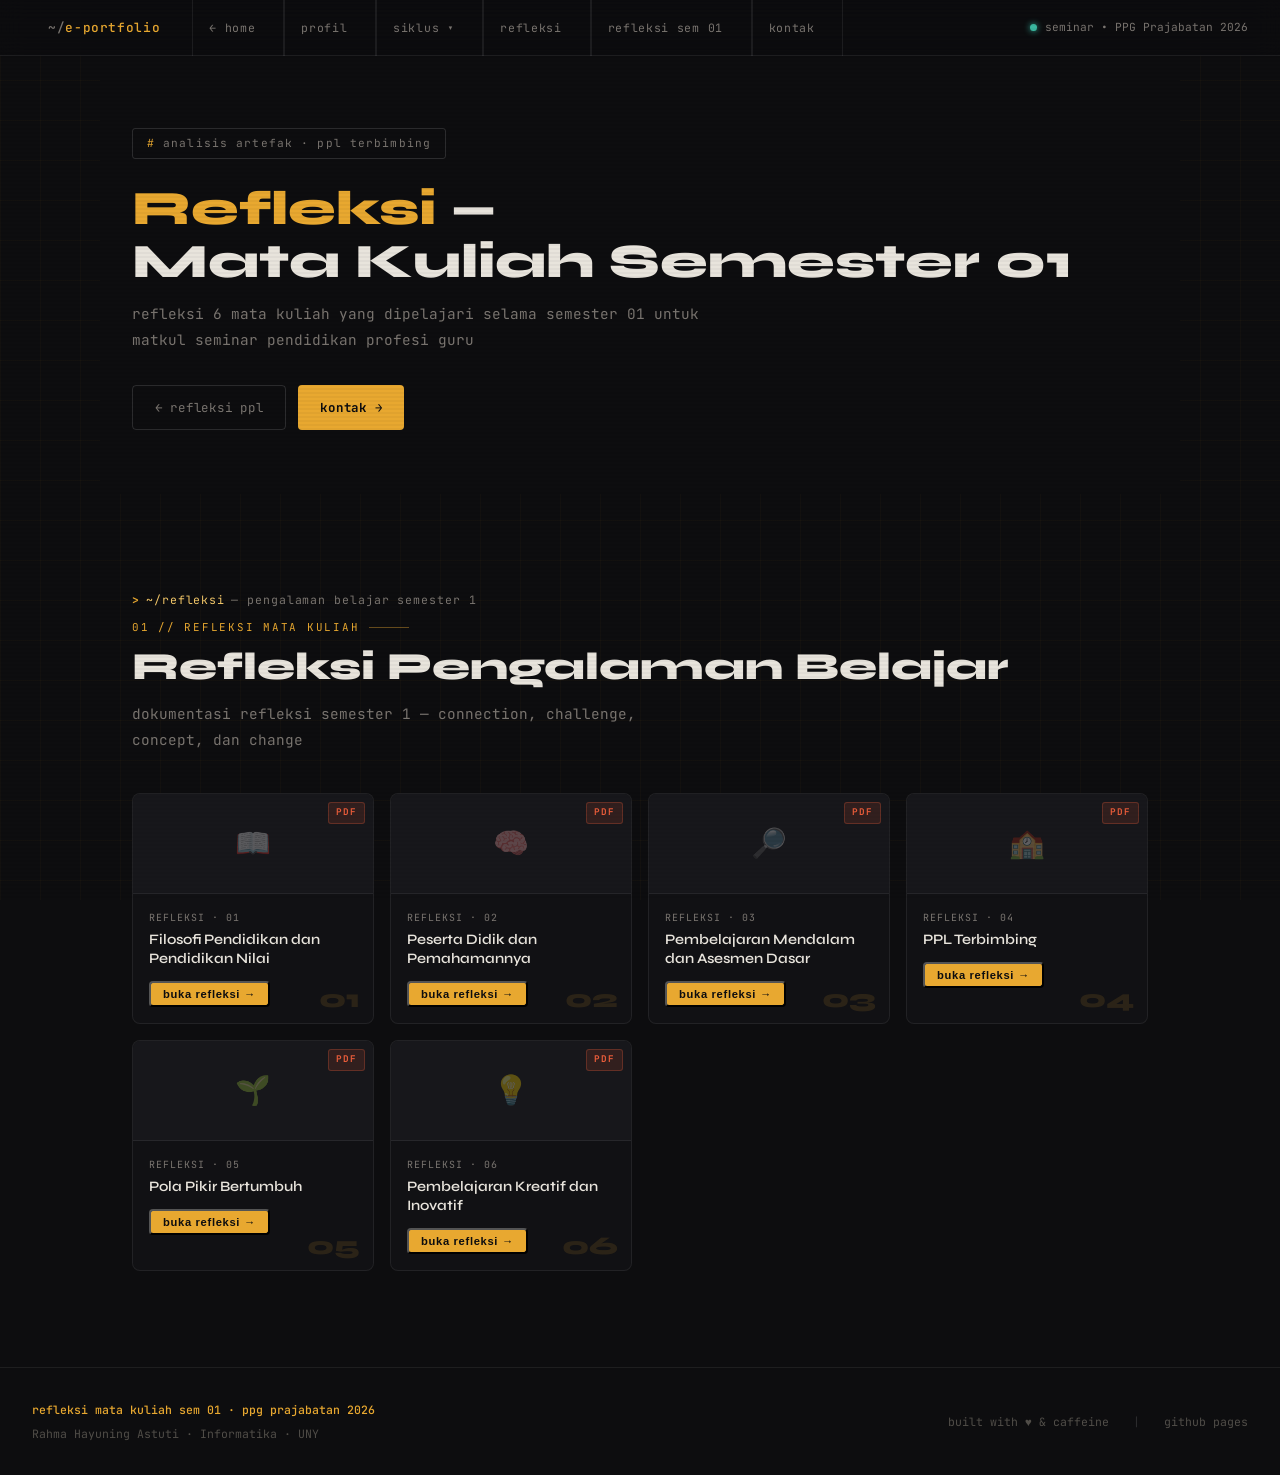
<file: refleksi-sem01.html>
<!DOCTYPE html>
<html lang="id">
<head>
<meta charset="UTF-8">
<meta name="viewport" content="width=device-width, initial-scale=1.0">
<title>E-Portfolio — Rahma Hayuning Astuti</title>
<link rel="stylesheet" href="shared.css">
</head>
<body data-page="index">
<div class="grid-bg"></div>

<nav>
  <div class="nav-logo">
    <span class="path">~/</span>e-portfolio
  </div>
<!-- 🔹 HAMBURGER -->
  <div class="menu-toggle" id="menu-toggle">☰</div>

  <ul class="nav-links">
    <li><a href="index.html">← home</a></li>
    <li><a href="index.html#profil">profil</a></li>

    <!-- DROPDOWN SIKLUS -->
    <li class="nav-dropdown" id="nav-dropdown-siklus">
      <span class="nav-dropdown-toggle">siklus ▾</span>
      <div class="nav-dropdown-menu">
        <a href="siklus1.html"><span class="dd-num">01</span> Siklus 1</a>
        <a href="siklus2.html"><span class="dd-num">02</span> Siklus 2</a>
        <a href="siklus3.html"><span class="dd-num">03</span> Siklus 3</a>
      </div>
    </li>

    <li><a href="refleksi.html">refleksi</a></li>
    <li><a href="refleksi-sem01.html">refleksi sem 01</a></li>
    <li><a href="index.html#kontak">kontak</a></li>
  </ul>
  <div class="nav-status">
    <div class="status-dot"></div>
    <span class="status-full">seminar • PPG Prajabatan 2026</span>
    <span class="status-short">seminar</span>
  </div>
</nav>

<div class="page-wrap">

<!-- HERO SIKLUS -->
<div style="background:var(--bg);padding:8rem 2rem 4rem;max-width:1080px;margin:0 auto;">
  <div style="display:inline-flex;align-items:center;gap:8px;font-size:0.7rem;color:var(--muted);border:1px solid var(--border2);padding:5px 14px;border-radius:3px;margin-bottom:1.5rem;letter-spacing:0.1em;"><span style="color:var(--amber)">#</span>analisis artefak · ppl terbimbing</div>
  <h1 style="font-family:var(--sans);font-size:clamp(2rem,4vw,3rem);font-weight:800;line-height:1.1;margin-bottom:0.8rem;">
    <span style="color:var(--amber);">Refleksi</span> —<br> Mata Kuliah Semester 01
  </h1>
  <p style="color:var(--muted);font-size:0.9rem;max-width:600px;line-height:1.8;margin-bottom:2rem;">refleksi 6 mata kuliah yang dipelajari selama semester 01 untuk matkul seminar pendidikan profesi guru</p>
  <div style="display:flex;gap:12px;flex-wrap:wrap;">
    <a href="refleksi.html" class="btn-ghost">← refleksi ppl</a>
    <a href="index.html#kontak" class="btn-primary">kontak →</a>
  </div>
</div>

<div class="page-wrap">



<!-- ARTEFAK -->
<section id="artefak" class="reveal">

  <div class="prompt">
    <span class="prompt-path">~/refleksi</span> — pengalaman belajar semester 1
  </div>

  <div class="sec-label">01 // refleksi mata kuliah</div>

  <h2>Refleksi Pengalaman Belajar</h2>

  <p class="lead">
    dokumentasi refleksi semester 1 — connection, challenge, concept, dan change
  </p>


  <!-- =====================================================
       CARD GRID
       ===================================================== -->

  <div class="media-grid" id="mediaGrid">


    <!-- =====================================================
         01 — FILOSOFI PENDIDIKAN
         ===================================================== -->

    <div class="media-card" data-cat="filosofi">

      <div class="media-thumb">
        <div class="media-thumb-icon">📖</div>
        <span class="media-type-badge badge-pdf">PDF</span>
      </div>

      <div class="media-info">

        <div class="media-cat">refleksi · 01</div>

        <div class="media-title">
          Filosofi Pendidikan dan Pendidikan Nilai
        </div>

        <button
          class="media-detail-btn"
          onclick="openModal('modal-filosofi')">
          buka refleksi →
        </button>

      </div>

    </div>


    <!-- =====================================================
         02 — PESERTA DIDIK
         ===================================================== -->

    <div class="media-card" data-cat="peserta-didik">

      <div class="media-thumb">
        <div class="media-thumb-icon">🧠</div>
        <span class="media-type-badge badge-pdf">PDF</span>
      </div>

      <div class="media-info">

        <div class="media-cat">refleksi · 02</div>

        <div class="media-title">
          Peserta Didik dan Pemahamannya
        </div>

        <button
          class="media-detail-btn"
          onclick="openModal('modal-peserta-didik')">
          buka refleksi →
        </button>

      </div>

    </div>


    <!-- =====================================================
         03 — PEMBELAJARAN MENDALAM
         ===================================================== -->

    <div class="media-card" data-cat="pembelajaran-mendalam">

      <div class="media-thumb">
        <div class="media-thumb-icon">🔎</div>
        <span class="media-type-badge badge-pdf">PDF</span>
      </div>

      <div class="media-info">

        <div class="media-cat">refleksi · 03</div>

        <div class="media-title">
          Pembelajaran Mendalam dan Asesmen Dasar
        </div>

        <button
          class="media-detail-btn"
          onclick="openModal('modal-mendalam')">
          buka refleksi →
        </button>

      </div>

    </div>


    <!-- =====================================================
         04 — PPL
         ===================================================== -->

    <div class="media-card" data-cat="ppl">

      <div class="media-thumb">
        <div class="media-thumb-icon">🏫</div>
        <span class="media-type-badge badge-pdf">PDF</span>
      </div>

      <div class="media-info">

        <div class="media-cat">refleksi · 04</div>

        <div class="media-title">
          PPL Terbimbing
        </div>

        <button
          class="media-detail-btn"
          onclick="openModal('modal-ppl')">
          buka refleksi →
        </button>

      </div>

    </div>


    <!-- =====================================================
         05 — GROWTH MINDSET
         ===================================================== -->

    <div class="media-card" data-cat="growth-mindset">

      <div class="media-thumb">
        <div class="media-thumb-icon">🌱</div>
        <span class="media-type-badge badge-pdf">PDF</span>
      </div>

      <div class="media-info">

        <div class="media-cat">refleksi · 05</div>

        <div class="media-title">
          Pola Pikir Bertumbuh
        </div>

        <button
          class="media-detail-btn"
          onclick="openModal('modal-growth')">
          buka refleksi →
        </button>

      </div>

    </div>


    <!-- =====================================================
         06 — PEMBELAJARAN KREATIF
         ===================================================== -->

    <div class="media-card" data-cat="pembelajaran-kreatif">

      <div class="media-thumb">
        <div class="media-thumb-icon">💡</div>
        <span class="media-type-badge badge-pdf">PDF</span>
      </div>

      <div class="media-info">

        <div class="media-cat">refleksi · 06</div>

        <div class="media-title">
          Pembelajaran Kreatif dan Inovatif
        </div>

        <button
          class="media-detail-btn"
          onclick="openModal('modal-kreatif')">
          buka refleksi →
        </button>

      </div>

    </div>

  </div>



  <!-- =====================================================
       MODAL 01 — FILOSOFI
       ===================================================== -->

  <div class="modal-overlay" id="modal-filosofi">

    <div class="modal-box">

      <div class="modal-header">

        <div class="modal-icon">📖</div>

        <div>
          <div class="modal-type">
            refleksi · semester 01
          </div>

          <div class="modal-title">
            Refleksi — Filosofi Pendidikan dan Pendidikan Nilai
          </div>
        </div>

        <button
          class="modal-close"
          onclick="closeModal('modal-filosofi')">
          ✕
        </button>

      </div>


      <div class="modal-body">

        <iframe
          src="https://drive.google.com/file/d/1ukkceC4iVkLgC-pnBDJxCPcDk2jEHJ6d/preview"
          width="100%"
          height="700"
          style="
            border:1px solid var(--border2);
            border-radius:8px;
            background:var(--bg3);
            margin-bottom:1rem;">
        </iframe>


        <div class="drive-preview">

          <div class="drive-icon">📄</div>

          <div class="drive-info">

            <div class="drive-name">
              LK 2 Refleksi – Filosofi Pendidikan dan Pendidikan Nilai
            </div>

            <div class="drive-meta">
              Semester 1 • PDF
            </div>

          </div>

          <a
            href="https://drive.google.com/file/d/1ukkceC4iVkLgC-pnBDJxCPcDk2jEHJ6d/view"
            target="_blank"
            class="btn-primary"
            style="font-size:.75rem;padding:8px 16px;">
            ↗ Buka di Drive
          </a>

        </div>

      </div>

    </div>

  </div>



  <!-- =====================================================
       MODAL 02 — PESERTA DIDIK
       ===================================================== -->

  <div class="modal-overlay" id="modal-peserta-didik">

    <div class="modal-box">

      <div class="modal-header">

        <div class="modal-icon">🧠</div>

        <div>
          <div class="modal-type">
            refleksi · semester 01
          </div>

          <div class="modal-title">
            Refleksi — Peserta Didik dan Pemahamannya
          </div>
        </div>

        <button
          class="modal-close"
          onclick="closeModal('modal-peserta-didik')">
          ✕
        </button>

      </div>


      <div class="modal-body">

        <iframe
          src="https://drive.google.com/file/d/194LyjFyhoiouozHWtWZirEPlHgH-OufL/preview"
          width="100%"
          height="700"
          style="
            border:1px solid var(--border2);
            border-radius:8px;
            background:var(--bg3);
            margin-bottom:1rem;">
        </iframe>


        <div class="drive-preview">

          <div class="drive-icon">📄</div>

          <div class="drive-info">

            <div class="drive-name">
              LK 2 Refleksi – Peserta Didik dan Pemahamannya
            </div>

            <div class="drive-meta">
              Semester 1 • PDF
            </div>

          </div>

          <a
            href="https://drive.google.com/file/d/194LyjFyhoiouozHWtWZirEPlHgH-OufL/view"
            target="_blank"
            class="btn-primary"
            style="font-size:.75rem;padding:8px 16px;">
            ↗ Buka di Drive
          </a>

        </div>

      </div>

    </div>

  </div>



  <!-- =====================================================
       MODAL 03 — PEMBELAJARAN MENDALAM
       ===================================================== -->

  <div class="modal-overlay" id="modal-mendalam">

    <div class="modal-box">

      <div class="modal-header">

        <div class="modal-icon">🔎</div>

        <div>
          <div class="modal-type">
            refleksi · semester 01
          </div>

          <div class="modal-title">
            Refleksi — Pembelajaran Mendalam dan Asesmen Dasar
          </div>
        </div>

        <button
          class="modal-close"
          onclick="closeModal('modal-mendalam')">
          ✕
        </button>

      </div>


      <div class="modal-body">

        <iframe
          src="https://drive.google.com/file/d/FILE_ID/preview"
          width="100%"
          height="700"
          style="
            border:1px solid var(--border2);
            border-radius:8px;
            background:var(--bg3);
            margin-bottom:1rem;">
        </iframe>


        <div class="drive-preview">

          <div class="drive-icon">📄</div>

          <div class="drive-info">

            <div class="drive-name">
              LK 2 Refleksi – Pembelajaran Mendalam dan Asesmen Dasar
            </div>

            <div class="drive-meta">
              Semester 1 • PDF
            </div>

          </div>

          <a
            href="https://drive.google.com/file/d/FILE_ID/view"
            target="_blank"
            class="btn-primary"
            style="font-size:.75rem;padding:8px 16px;">
            ↗ Buka di Drive
          </a>

        </div>

      </div>

    </div>

  </div>



  <!-- =====================================================
       MODAL 04 — PPL
       ===================================================== -->

  <div class="modal-overlay" id="modal-ppl">

    <div class="modal-box">

      <div class="modal-header">

        <div class="modal-icon">🏫</div>

        <div>
          <div class="modal-type">
            refleksi · semester 01
          </div>

          <div class="modal-title">
            Refleksi — PPL Terbimbing
          </div>
        </div>

        <button
          class="modal-close"
          onclick="closeModal('modal-ppl')">
          ✕
        </button>

      </div>


      <div class="modal-body">

        <iframe
          src="https://drive.google.com/file/d/FILE_ID/preview"
          width="100%"
          height="700"
          style="
            border:1px solid var(--border2);
            border-radius:8px;
            background:var(--bg3);
            margin-bottom:1rem;">
        </iframe>


        <div class="drive-preview">

          <div class="drive-icon">📄</div>

          <div class="drive-info">

            <div class="drive-name">
              LK 2 Refleksi – PPL Terbimbing
            </div>

            <div class="drive-meta">
              Semester 1 • PDF
            </div>

          </div>

          <a
            href="https://drive.google.com/file/d/FILE_ID/view"
            target="_blank"
            class="btn-primary"
            style="font-size:.75rem;padding:8px 16px;">
            ↗ Buka di Drive
          </a>

        </div>

      </div>

    </div>

  </div>



  <!-- =====================================================
       MODAL 05 — GROWTH MINDSET
       ===================================================== -->

  <div class="modal-overlay" id="modal-growth">

    <div class="modal-box">

      <div class="modal-header">

        <div class="modal-icon">🌱</div>

        <div>
          <div class="modal-type">
            refleksi · semester 01
          </div>

          <div class="modal-title">
            Refleksi — Pola Pikir Bertumbuh
          </div>
        </div>

        <button
          class="modal-close"
          onclick="closeModal('modal-growth')">
          ✕
        </button>

      </div>


      <div class="modal-body">

        <iframe
          src="https://drive.google.com/file/d/FILE_ID/preview"
          width="100%"
          height="700"
          style="
            border:1px solid var(--border2);
            border-radius:8px;
            background:var(--bg3);
            margin-bottom:1rem;">
        </iframe>


        <div class="drive-preview">

          <div class="drive-icon">📄</div>

          <div class="drive-info">

            <div class="drive-name">
              LK 2 Refleksi – Pola Pikir Bertumbuh
            </div>

            <div class="drive-meta">
              Semester 1 • PDF
            </div>

          </div>

          <a
            href="https://drive.google.com/file/d/FILE_ID/view"
            target="_blank"
            class="btn-primary"
            style="font-size:.75rem;padding:8px 16px;">
            ↗ Buka di Drive
          </a>

        </div>

      </div>

    </div>

  </div>



  <!-- =====================================================
       MODAL 06 — PEMBELAJARAN KREATIF
       ===================================================== -->

  <div class="modal-overlay" id="modal-kreatif">

    <div class="modal-box">

      <div class="modal-header">

        <div class="modal-icon">💡</div>

        <div>
          <div class="modal-type">
            refleksi · semester 01
          </div>

          <div class="modal-title">
            Refleksi — Pembelajaran Kreatif dan Inovatif
          </div>
        </div>

        <button
          class="modal-close"
          onclick="closeModal('modal-kreatif')">
          ✕
        </button>

      </div>


      <div class="modal-body">

        <iframe
          src="https://drive.google.com/file/d/FILE_ID/preview"
          width="100%"
          height="700"
          style="
            border:1px solid var(--border2);
            border-radius:8px;
            background:var(--bg3);
            margin-bottom:1rem;">
        </iframe>


        <div class="drive-preview">

          <div class="drive-icon">📄</div>

          <div class="drive-info">

            <div class="drive-name">
              LK 2 Refleksi – Pembelajaran Kreatif dan Inovatif
            </div>

            <div class="drive-meta">
              Semester 1 • PDF
            </div>

          </div>

          <a
            href="https://drive.google.com/file/d/FILE_ID/view"
            target="_blank"
            class="btn-primary"
            style="font-size:.75rem;padding:8px 16px;">
            ↗ Buka di Drive
          </a>

        </div>

      </div>

    </div>

  </div>

</section>


<footer>
  <div><div class="footer-logo">refleksi mata kuliah sem 01 · ppg prajabatan 2026</div><div style="margin-top:4px;">Rahma Hayuning Astuti · Informatika · UNY</div></div>
  <div class="footer-r"><span>built with ♥ &amp; caffeine</span><span style="color:var(--border2);">|</span><span>github pages</span></div>
</footer>

</div>
<script src="shared.js"></script>
</body>
</html>
</file>
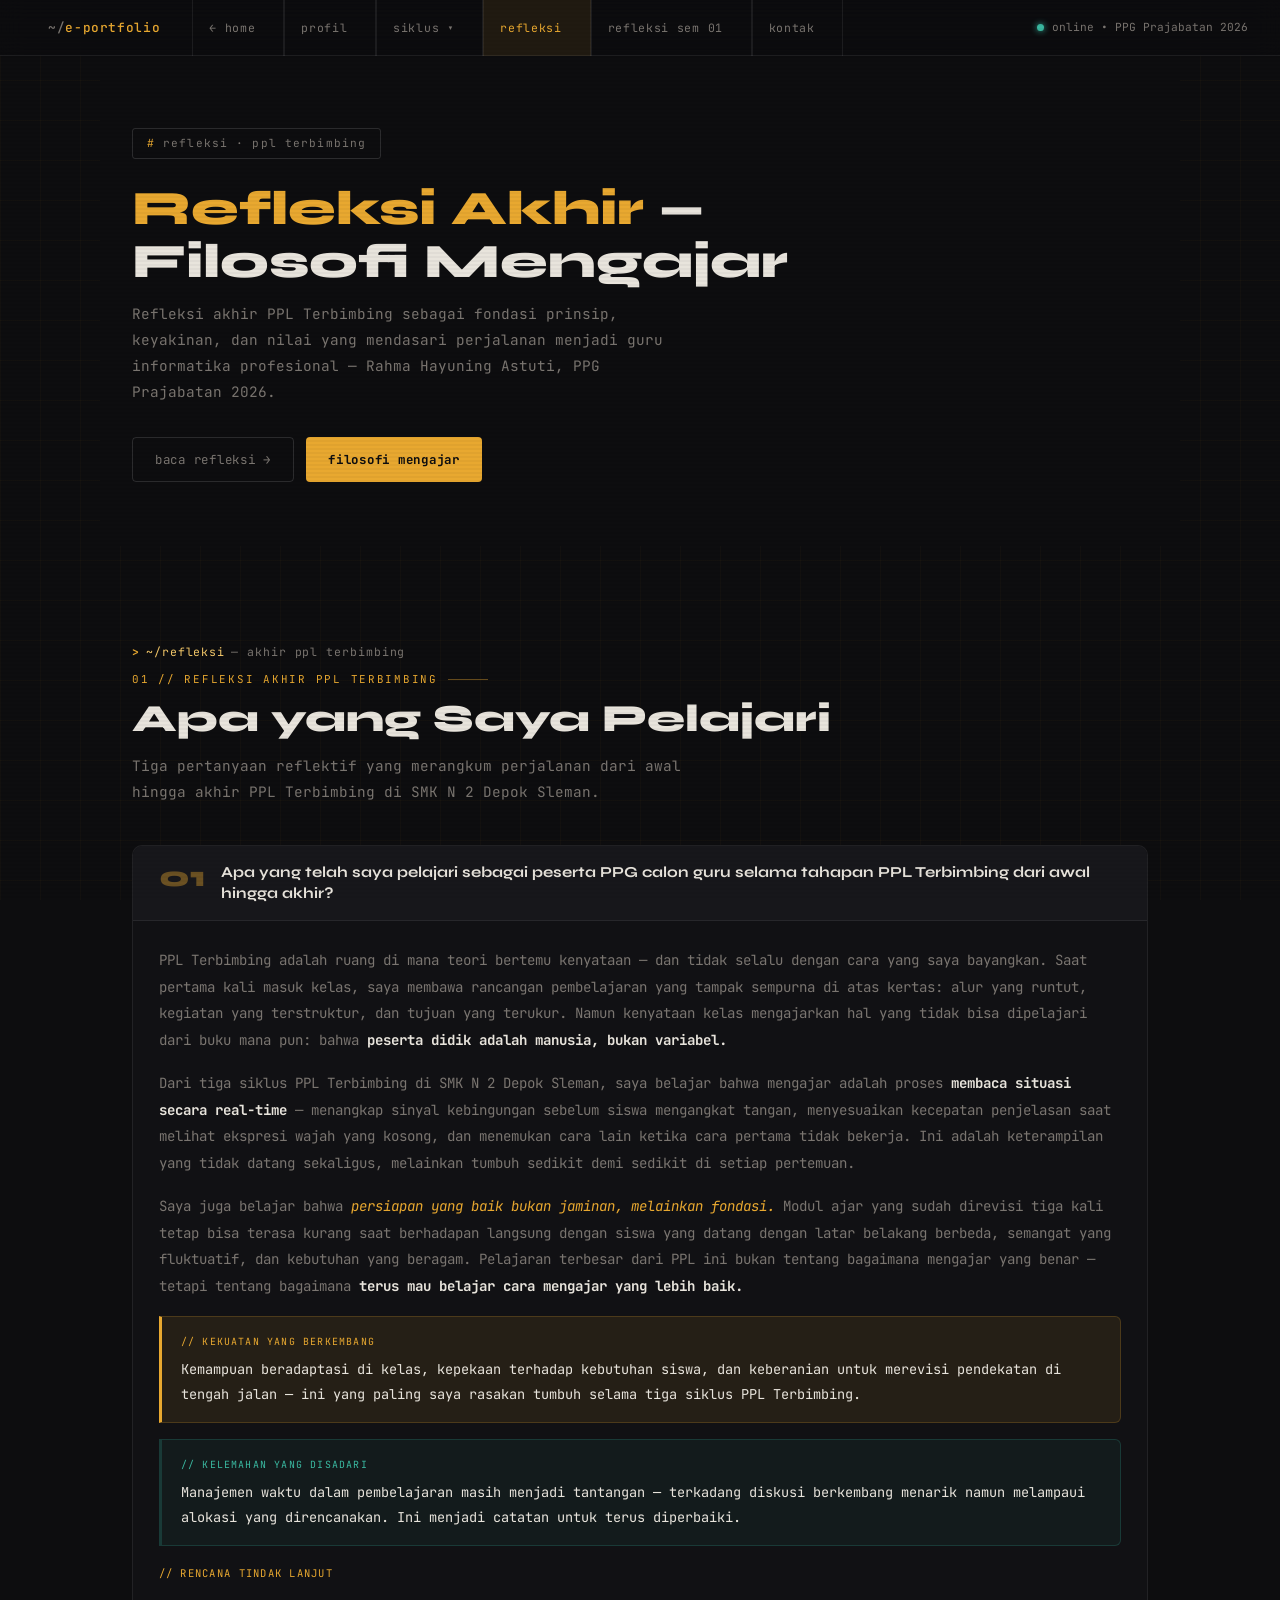
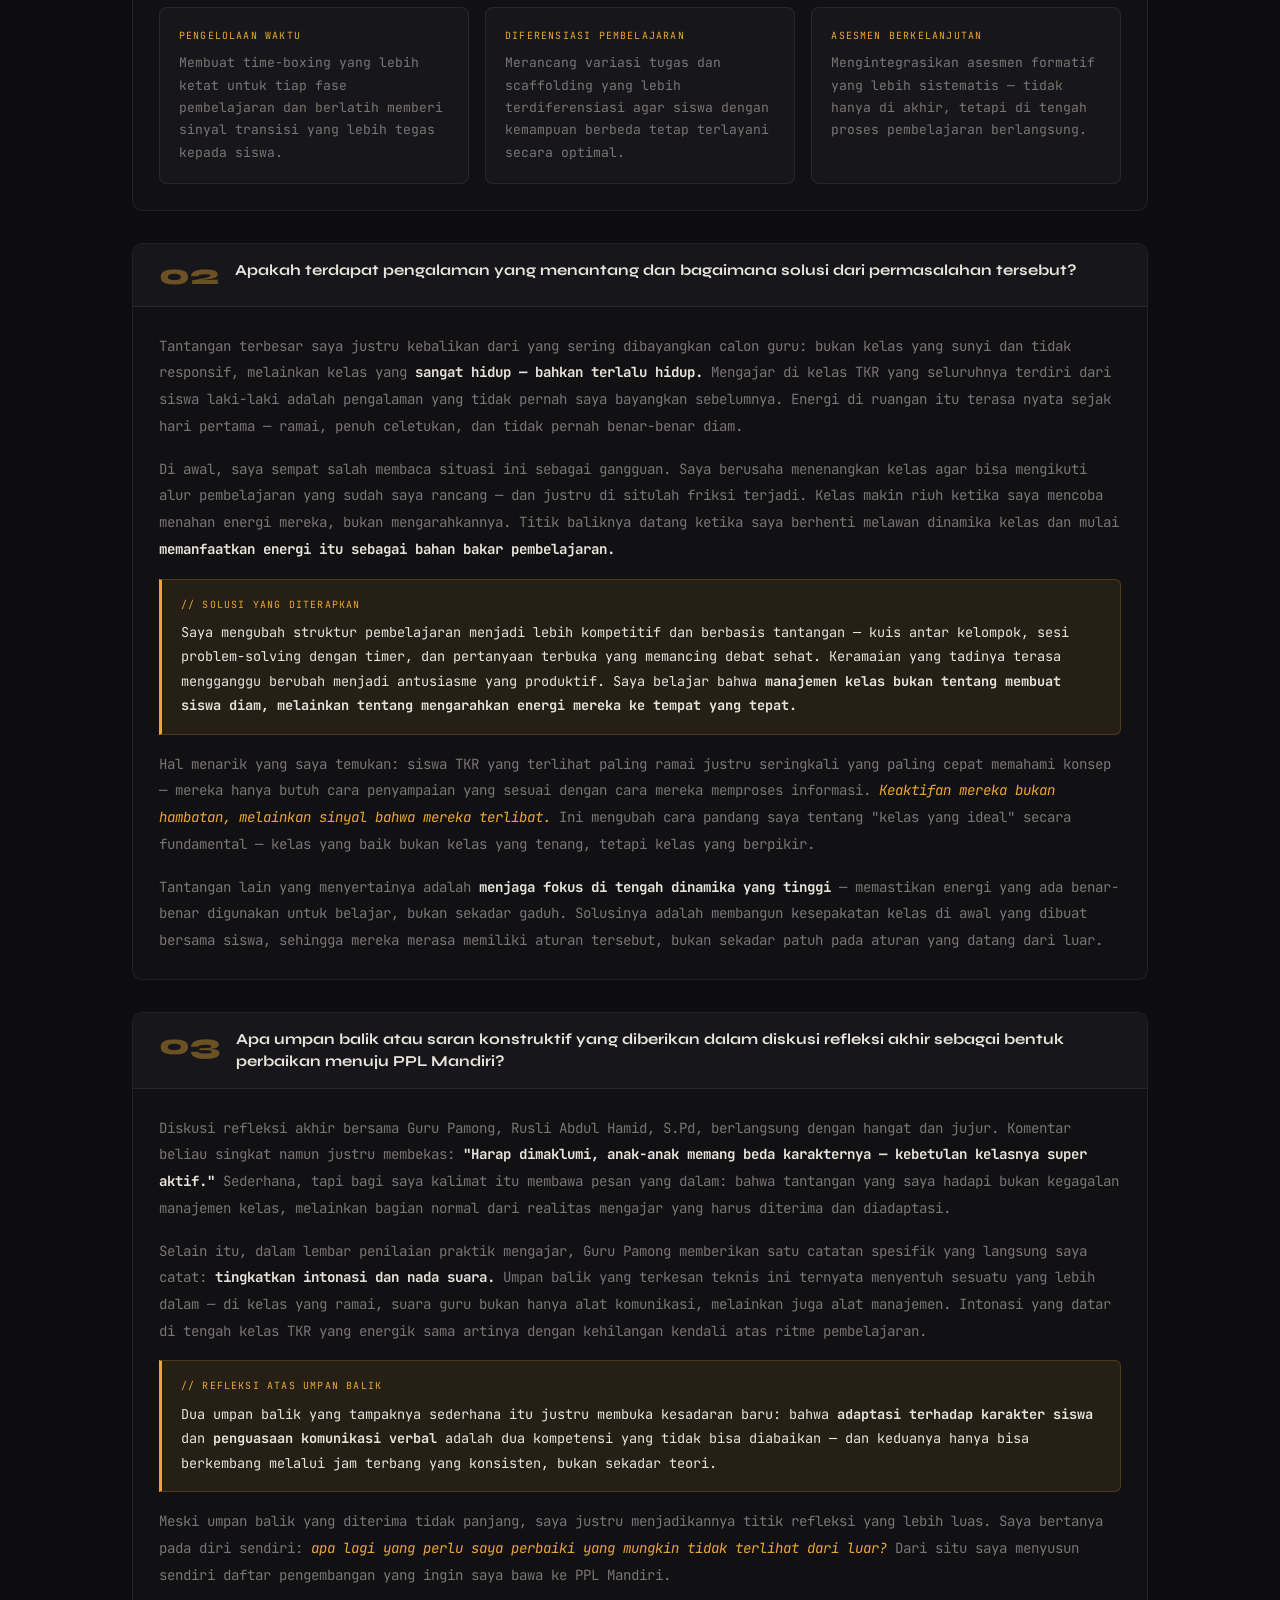
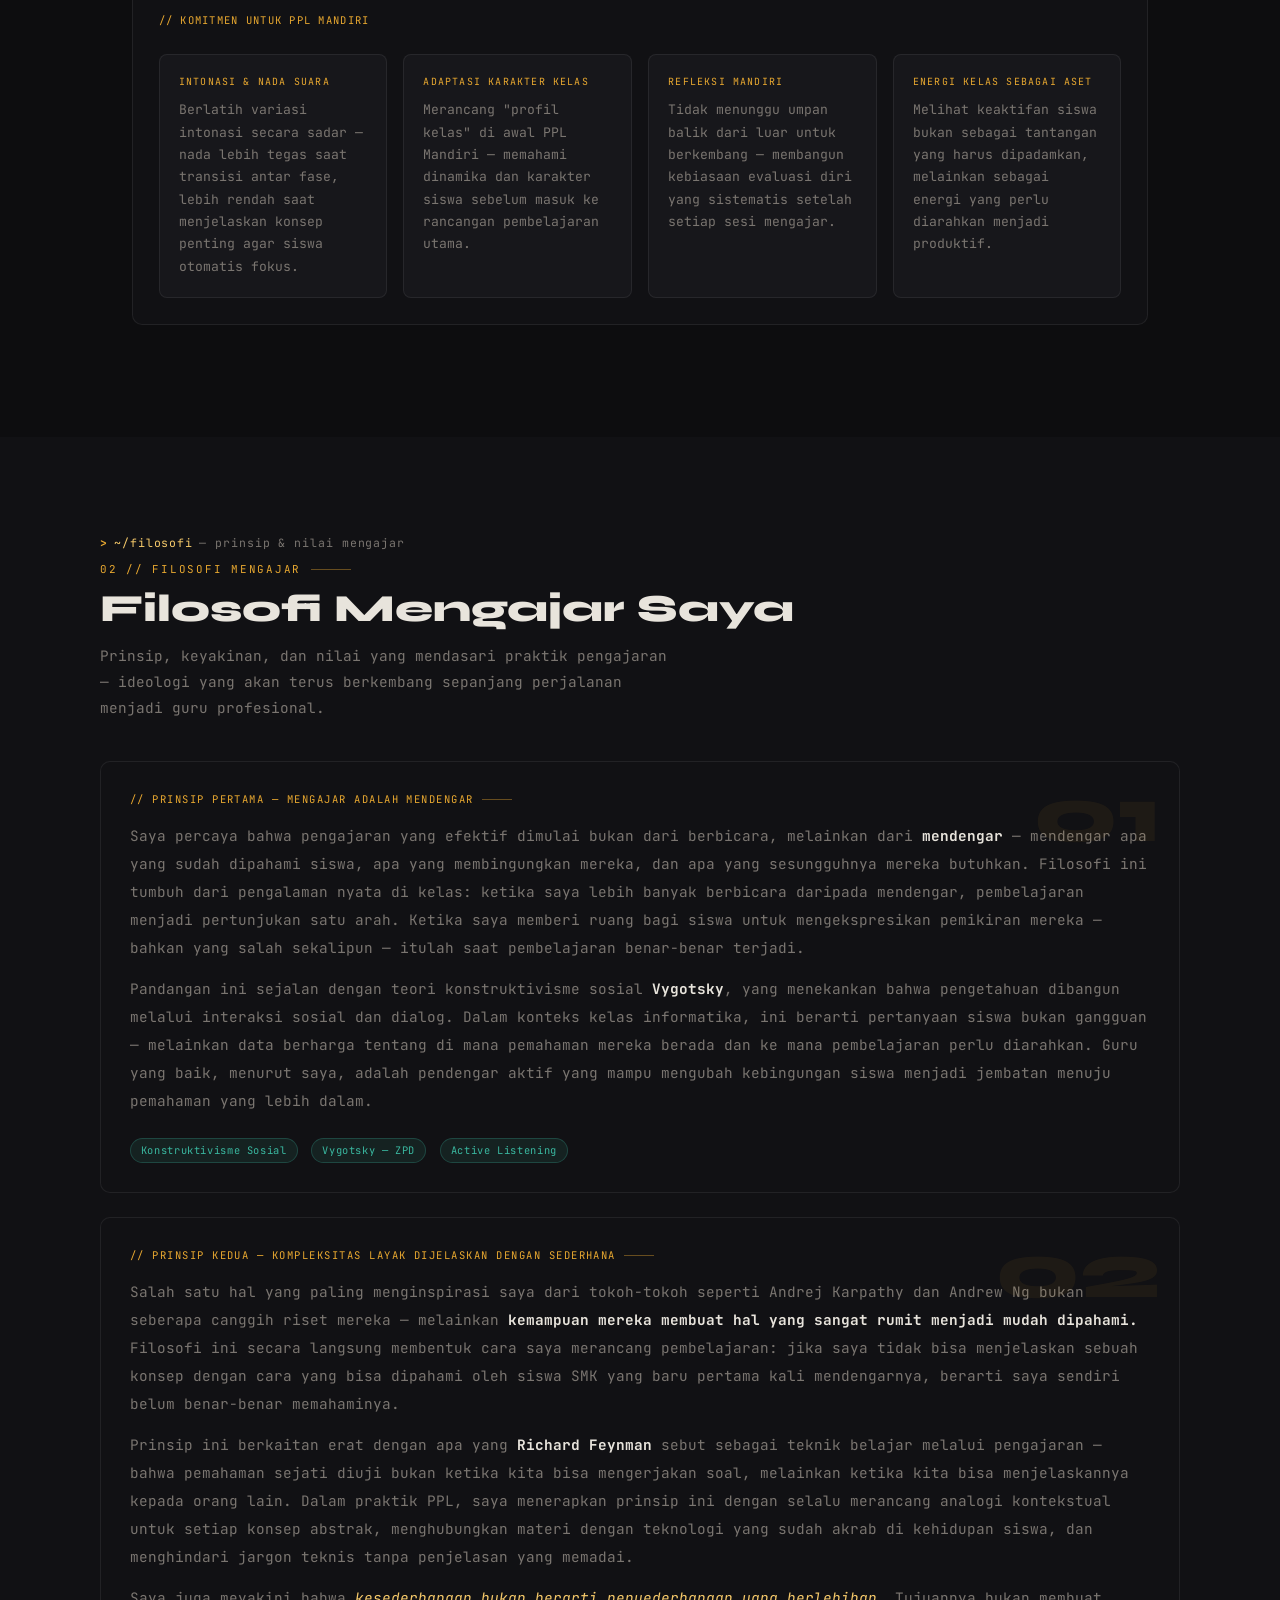
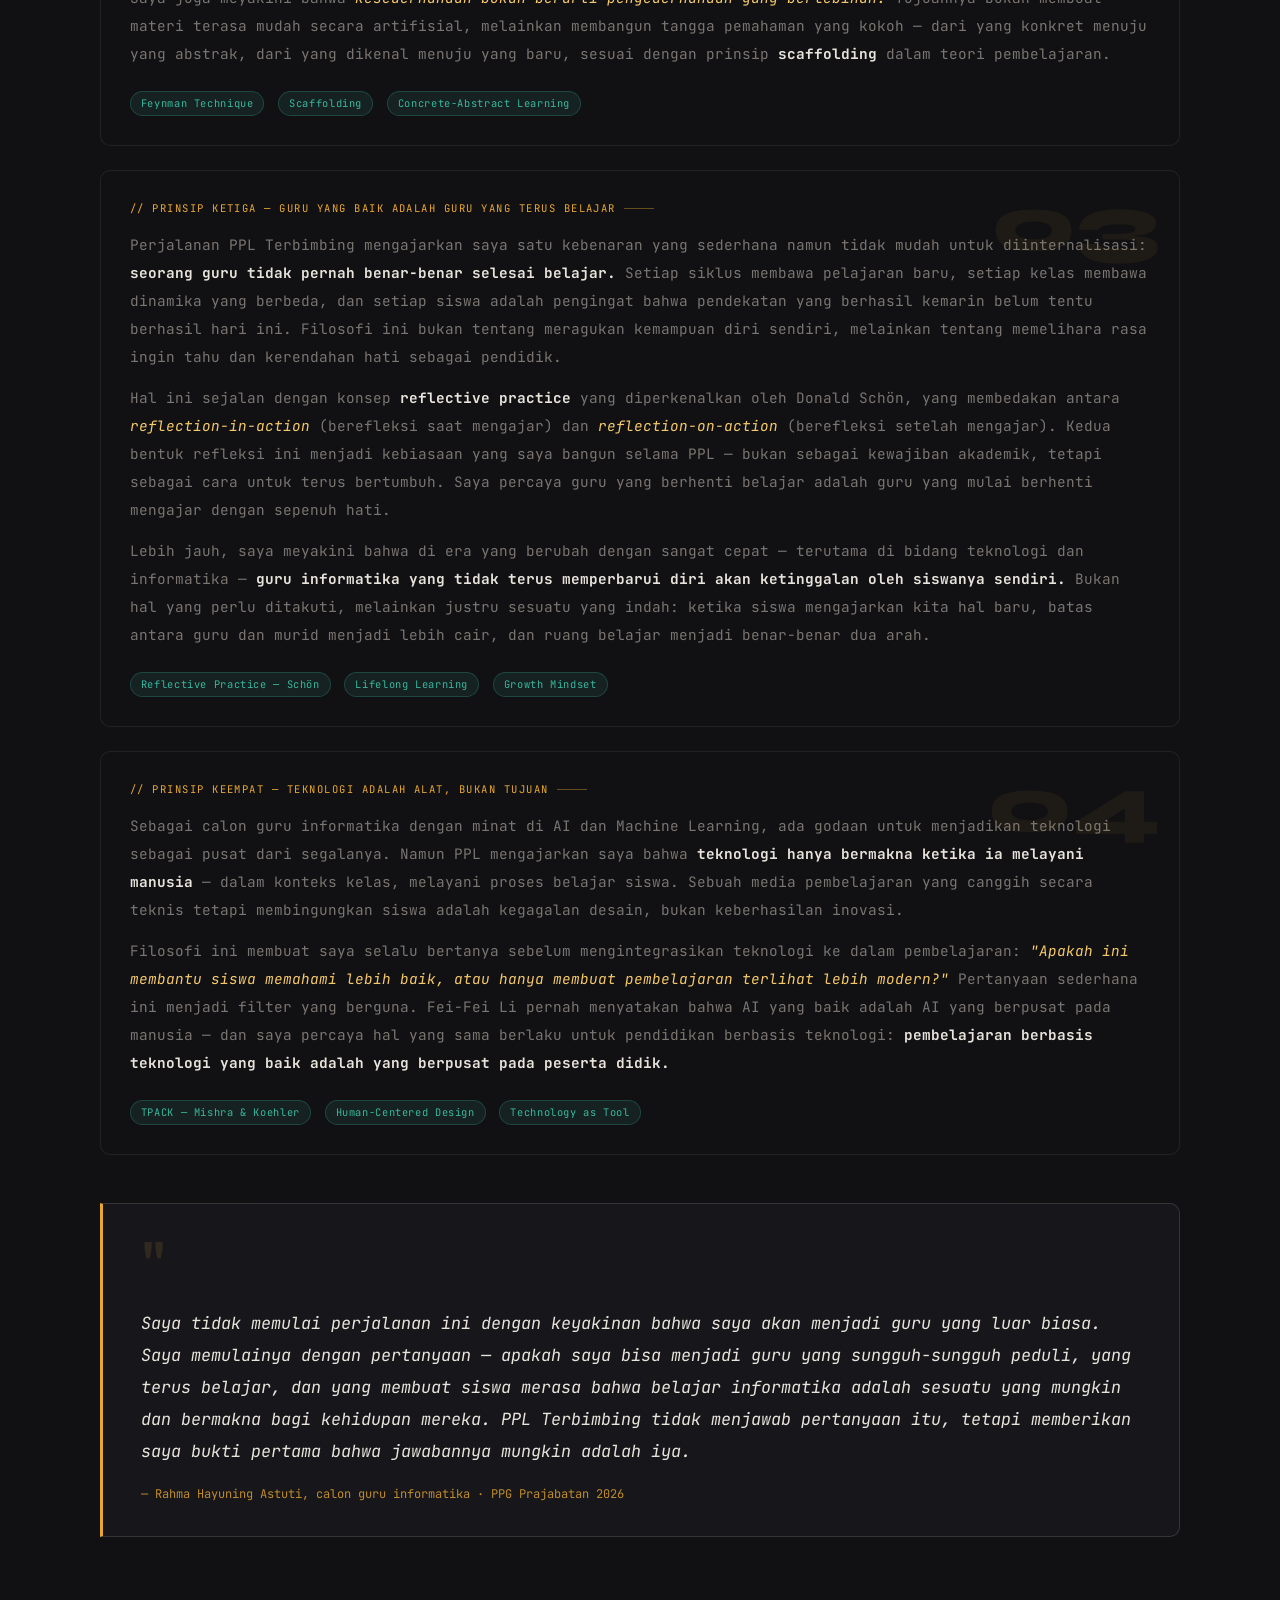
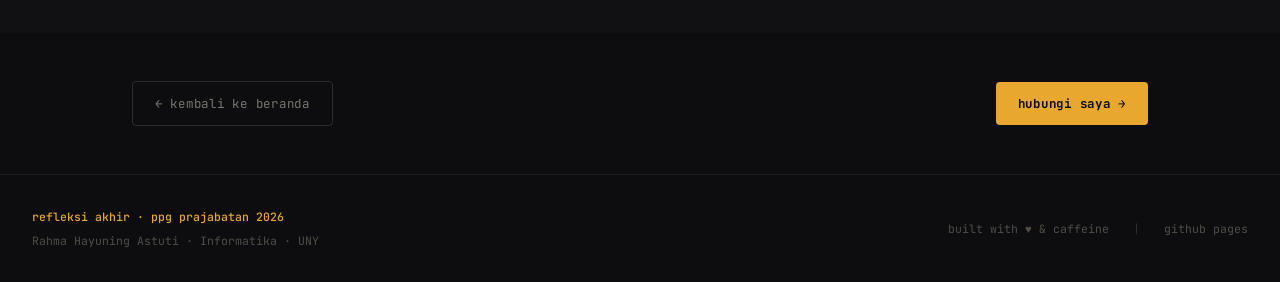
<file: refleksi.html>
<!DOCTYPE html>
<html lang="id">
<head>
<meta charset="UTF-8">
<meta name="viewport" content="width=device-width, initial-scale=1.0">
<title>Refleksi Akhir</title>
<link rel="stylesheet" href="shared.css">
</head>
<body data-page="refleksi">
<div class="grid-bg"></div>

<nav>
  <div class="nav-logo">
    <span class="path">~/</span>e-portfolio
  </div>
<!-- 🔹 HAMBURGER -->
  <div class="menu-toggle" id="menu-toggle">☰</div>

  <ul class="nav-links">
    <li><a href="index.html">← home</a></li>
    <li><a href="index.html#profil">profil</a></li>

    <!-- DROPDOWN SIKLUS -->
    <li class="nav-dropdown" id="nav-dropdown-siklus">
      <span class="nav-dropdown-toggle">siklus ▾</span>
      <div class="nav-dropdown-menu">
        <a href="siklus1.html"><span class="dd-num">01</span> Siklus 1</a>
        <a href="siklus2.html"><span class="dd-num">02</span> Siklus 2</a>
        <a href="siklus3.html"><span class="dd-num">03</span> Siklus 3</a>
      </div>
    </li>

    <li><a href="refleksi.html" class="active">refleksi</a></li>
    <li><a href="refleksi-sem01.html">refleksi sem 01</a></li>
    <li><a href="index.html#kontak">kontak</a></li>
  </ul>
  <div class="nav-status">
    <div class="status-dot"></div>
    <span class="status-full">online • PPG Prajabatan 2026</span>
    <span class="status-short">online</span>
  </div>
</nav>

<div class="page-wrap">

<!-- HERO -->
<div style="background:var(--bg);padding:8rem 2rem 4rem;max-width:1080px;margin:0 auto;">
  <div style="display:inline-flex;align-items:center;gap:8px;font-size:0.7rem;color:var(--muted);border:1px solid var(--border2);padding:5px 14px;border-radius:3px;margin-bottom:1.5rem;letter-spacing:0.1em;"><span style="color:var(--amber)">#</span>refleksi · ppl terbimbing</div>
  <h1 style="font-family:var(--sans);font-size:clamp(2rem,4vw,3rem);font-weight:800;line-height:1.1;margin-bottom:0.8rem;">
    <span style="color:var(--amber);">Refleksi Akhir</span> —<br> Filosofi Mengajar
  </h1>
  <p style="color:var(--muted);font-size:0.9rem;max-width:560px;line-height:1.8;margin-bottom:2rem;">
      Refleksi akhir PPL Terbimbing sebagai fondasi prinsip, keyakinan, dan nilai yang mendasari perjalanan menjadi guru informatika profesional — Rahma Hayuning Astuti, PPG Prajabatan 2026.
  </p>
  <div style="display:flex;gap:12px;flex-wrap:wrap;">
    <a href="#refleksi" class="btn-ghost">baca refleksi →</a>
    <a href="#filosofi" class="btn-primary">filosofi mengajar</a>
  </div>
</div>

<!-- ═══════════════════════════════════ REFLEKSI AKHIR PPL -->
<section id="refleksi" class="reveal">
  <div class="prompt"><span class="prompt-path">~/refleksi</span> — akhir ppl terbimbing</div>
  <div class="sec-label">01 // refleksi akhir ppl terbimbing</div>
  <h2>Apa yang Saya Pelajari</h2>
  <p class="lead">Tiga pertanyaan reflektif yang merangkum perjalanan dari awal hingga akhir PPL Terbimbing di SMK N 2 Depok Sleman.</p>

  <div class="refleksi-pertanyaan">

    <!-- PERTANYAAN 1 -->
    <div class="rp-card reveal">
      <div class="rp-card-header">
        <div class="rp-num">01</div>
        <div class="rp-question">Apa yang telah saya pelajari sebagai peserta PPG calon guru selama tahapan PPL Terbimbing dari awal hingga akhir?</div>
      </div>
      <div class="rp-card-body">
        <p>PPL Terbimbing adalah ruang di mana teori bertemu kenyataan — dan tidak selalu dengan cara yang saya bayangkan. Saat pertama kali masuk kelas, saya membawa rancangan pembelajaran yang tampak sempurna di atas kertas: alur yang runtut, kegiatan yang terstruktur, dan tujuan yang terukur. Namun kenyataan kelas mengajarkan hal yang tidak bisa dipelajari dari buku mana pun: bahwa <strong>peserta didik adalah manusia, bukan variabel.</strong></p>

        <p>Dari tiga siklus PPL Terbimbing di SMK N 2 Depok Sleman, saya belajar bahwa mengajar adalah proses <strong>membaca situasi secara real-time</strong> — menangkap sinyal kebingungan sebelum siswa mengangkat tangan, menyesuaikan kecepatan penjelasan saat melihat ekspresi wajah yang kosong, dan menemukan cara lain ketika cara pertama tidak bekerja. Ini adalah keterampilan yang tidak datang sekaligus, melainkan tumbuh sedikit demi sedikit di setiap pertemuan.</p>

        <p>Saya juga belajar bahwa <em>persiapan yang baik bukan jaminan, melainkan fondasi.</em> Modul ajar yang sudah direvisi tiga kali tetap bisa terasa kurang saat berhadapan langsung dengan siswa yang datang dengan latar belakang berbeda, semangat yang fluktuatif, dan kebutuhan yang beragam. Pelajaran terbesar dari PPL ini bukan tentang bagaimana mengajar yang benar — tetapi tentang bagaimana <strong>terus mau belajar cara mengajar yang lebih baik.</strong></p>

        <div class="rp-highlight">
          <div class="rp-highlight-label">// kekuatan yang berkembang</div>
          Kemampuan beradaptasi di kelas, kepekaan terhadap kebutuhan siswa, dan keberanian untuk merevisi pendekatan di tengah jalan — ini yang paling saya rasakan tumbuh selama tiga siklus PPL Terbimbing.
        </div>

        <div class="rp-highlight" style="border-left-color:var(--teal);background:rgba(58,184,160,0.06);border-color:rgba(58,184,160,0.2);">
          <div class="rp-highlight-label" style="color:var(--teal);">// kelemahan yang disadari</div>
          Manajemen waktu dalam pembelajaran masih menjadi tantangan — terkadang diskusi berkembang menarik namun melampaui alokasi yang direncanakan. Ini menjadi catatan untuk terus diperbaiki.
        </div>

        <div style="margin-top:1.2rem;">
          <div style="font-size:0.66rem;color:var(--amber);letter-spacing:0.12em;text-transform:uppercase;margin-bottom:0.8rem;">// rencana tindak lanjut</div>
          <div class="rtl-grid-r">
            <div class="rtl-card-r">
              <div class="rtl-card-label">Pengelolaan Waktu</div>
              <div class="rtl-card-text">Membuat time-boxing yang lebih ketat untuk tiap fase pembelajaran dan berlatih memberi sinyal transisi yang lebih tegas kepada siswa.</div>
            </div>
            <div class="rtl-card-r">
              <div class="rtl-card-label">Diferensiasi Pembelajaran</div>
              <div class="rtl-card-text">Merancang variasi tugas dan scaffolding yang lebih terdiferensiasi agar siswa dengan kemampuan berbeda tetap terlayani secara optimal.</div>
            </div>
            <div class="rtl-card-r">
              <div class="rtl-card-label">Asesmen Berkelanjutan</div>
              <div class="rtl-card-text">Mengintegrasikan asesmen formatif yang lebih sistematis — tidak hanya di akhir, tetapi di tengah proses pembelajaran berlangsung.</div>
            </div>
          </div>
        </div>
      </div>
    </div>

    <!-- PERTANYAAN 2 -->
    <div class="rp-card reveal">
      <div class="rp-card-header">
        <div class="rp-num">02</div>
        <div class="rp-question">Apakah terdapat pengalaman yang menantang dan bagaimana solusi dari permasalahan tersebut?</div>
      </div>
      <div class="rp-card-body">
        <p>Tantangan terbesar saya justru kebalikan dari yang sering dibayangkan calon guru: bukan kelas yang sunyi dan tidak responsif, melainkan kelas yang <strong>sangat hidup — bahkan terlalu hidup.</strong> Mengajar di kelas TKR yang seluruhnya terdiri dari siswa laki-laki adalah pengalaman yang tidak pernah saya bayangkan sebelumnya. Energi di ruangan itu terasa nyata sejak hari pertama — ramai, penuh celetukan, dan tidak pernah benar-benar diam.</p>

        <p>Di awal, saya sempat salah membaca situasi ini sebagai gangguan. Saya berusaha menenangkan kelas agar bisa mengikuti alur pembelajaran yang sudah saya rancang — dan justru di situlah friksi terjadi. Kelas makin riuh ketika saya mencoba menahan energi mereka, bukan mengarahkannya. Titik baliknya datang ketika saya berhenti melawan dinamika kelas dan mulai <strong>memanfaatkan energi itu sebagai bahan bakar pembelajaran.</strong></p>

        <div class="rp-highlight">
          <div class="rp-highlight-label">// solusi yang diterapkan</div>
          Saya mengubah struktur pembelajaran menjadi lebih kompetitif dan berbasis tantangan — kuis antar kelompok, sesi problem-solving dengan timer, dan pertanyaan terbuka yang memancing debat sehat. Keramaian yang tadinya terasa mengganggu berubah menjadi antusiasme yang produktif. Saya belajar bahwa <strong>manajemen kelas bukan tentang membuat siswa diam, melainkan tentang mengarahkan energi mereka ke tempat yang tepat.</strong>
        </div>

        <p>Hal menarik yang saya temukan: siswa TKR yang terlihat paling ramai justru seringkali yang paling cepat memahami konsep — mereka hanya butuh cara penyampaian yang sesuai dengan cara mereka memproses informasi. <em>Keaktifan mereka bukan hambatan, melainkan sinyal bahwa mereka terlibat.</em> Ini mengubah cara pandang saya tentang "kelas yang ideal" secara fundamental — kelas yang baik bukan kelas yang tenang, tetapi kelas yang berpikir.</p>

        <p>Tantangan lain yang menyertainya adalah <strong>menjaga fokus di tengah dinamika yang tinggi</strong> — memastikan energi yang ada benar-benar digunakan untuk belajar, bukan sekadar gaduh. Solusinya adalah membangun kesepakatan kelas di awal yang dibuat bersama siswa, sehingga mereka merasa memiliki aturan tersebut, bukan sekadar patuh pada aturan yang datang dari luar.</p>
      </div>
    </div>

    <!-- PERTANYAAN 3 -->
    <div class="rp-card reveal">
      <div class="rp-card-header">
        <div class="rp-num">03</div>
        <div class="rp-question">Apa umpan balik atau saran konstruktif yang diberikan dalam diskusi refleksi akhir sebagai bentuk perbaikan menuju PPL Mandiri?</div>
      </div>
      <div class="rp-card-body">
        <p>Diskusi refleksi akhir bersama Guru Pamong, Rusli Abdul Hamid, S.Pd, berlangsung dengan hangat dan jujur. Komentar beliau singkat namun justru membekas: <strong>"Harap dimaklumi, anak-anak memang beda karakternya — kebetulan kelasnya super aktif."</strong> Sederhana, tapi bagi saya kalimat itu membawa pesan yang dalam: bahwa tantangan yang saya hadapi bukan kegagalan manajemen kelas, melainkan bagian normal dari realitas mengajar yang harus diterima dan diadaptasi.</p>

        <p>Selain itu, dalam lembar penilaian praktik mengajar, Guru Pamong memberikan satu catatan spesifik yang langsung saya catat: <strong>tingkatkan intonasi dan nada suara.</strong> Umpan balik yang terkesan teknis ini ternyata menyentuh sesuatu yang lebih dalam — di kelas yang ramai, suara guru bukan hanya alat komunikasi, melainkan juga alat manajemen. Intonasi yang datar di tengah kelas TKR yang energik sama artinya dengan kehilangan kendali atas ritme pembelajaran.</p>

        <div class="rp-highlight">
          <div class="rp-highlight-label">// refleksi atas umpan balik</div>
          Dua umpan balik yang tampaknya sederhana itu justru membuka kesadaran baru: bahwa <strong>adaptasi terhadap karakter siswa</strong> dan <strong>penguasaan komunikasi verbal</strong> adalah dua kompetensi yang tidak bisa diabaikan — dan keduanya hanya bisa berkembang melalui jam terbang yang konsisten, bukan sekadar teori.
        </div>

        <p>Meski umpan balik yang diterima tidak panjang, saya justru menjadikannya titik refleksi yang lebih luas. Saya bertanya pada diri sendiri: <em>apa lagi yang perlu saya perbaiki yang mungkin tidak terlihat dari luar?</em> Dari situ saya menyusun sendiri daftar pengembangan yang ingin saya bawa ke PPL Mandiri.</p>

        <div style="margin-top:1.5rem;">
          <div style="font-size:0.66rem;color:var(--amber);letter-spacing:0.12em;text-transform:uppercase;margin-bottom:0.8rem;">// komitmen untuk ppl mandiri</div>
          <div class="rtl-grid-r">
            <div class="rtl-card-r">
              <div class="rtl-card-label">Intonasi &amp; Nada Suara</div>
              <div class="rtl-card-text">Berlatih variasi intonasi secara sadar — nada lebih tegas saat transisi antar fase, lebih rendah saat menjelaskan konsep penting agar siswa otomatis fokus.</div>
            </div>
            <div class="rtl-card-r">
              <div class="rtl-card-label">Adaptasi Karakter Kelas</div>
              <div class="rtl-card-text">Merancang "profil kelas" di awal PPL Mandiri — memahami dinamika dan karakter siswa sebelum masuk ke rancangan pembelajaran utama.</div>
            </div>
            <div class="rtl-card-r">
              <div class="rtl-card-label">Refleksi Mandiri</div>
              <div class="rtl-card-text">Tidak menunggu umpan balik dari luar untuk berkembang — membangun kebiasaan evaluasi diri yang sistematis setelah setiap sesi mengajar.</div>
            </div>
            <div class="rtl-card-r">
              <div class="rtl-card-label">Energi Kelas sebagai Aset</div>
              <div class="rtl-card-text">Melihat keaktifan siswa bukan sebagai tantangan yang harus dipadamkan, melainkan sebagai energi yang perlu diarahkan menjadi produktif.</div>
            </div>
          </div>
        </div>
      </div>
    </div>

  </div>
</section>

<!-- ═══════════════════════════════════ FILOSOFI MENGAJAR -->
<section id="filosofi" class="reveal" style="background:var(--bg2);max-width:100%;padding:6rem 2rem;">
  <div style="max-width:1080px;margin:0 auto;">
    <div class="prompt"><span class="prompt-path">~/filosofi</span> — prinsip &amp; nilai mengajar</div>
    <div class="sec-label">02 // filosofi mengajar</div>
    <h2>Filosofi Mengajar Saya</h2>
    <p class="lead">Prinsip, keyakinan, dan nilai yang mendasari praktik pengajaran — ideologi yang akan terus berkembang sepanjang perjalanan menjadi guru profesional.</p>

    <div class="filosofi-block">

      <div class="filosofi-para reveal" data-num="01">
        <div class="filosofi-label">// prinsip pertama — mengajar adalah mendengar</div>
        <p>Saya percaya bahwa pengajaran yang efektif dimulai bukan dari berbicara, melainkan dari <strong>mendengar</strong> — mendengar apa yang sudah dipahami siswa, apa yang membingungkan mereka, dan apa yang sesungguhnya mereka butuhkan. Filosofi ini tumbuh dari pengalaman nyata di kelas: ketika saya lebih banyak berbicara daripada mendengar, pembelajaran menjadi pertunjukan satu arah. Ketika saya memberi ruang bagi siswa untuk mengekspresikan pemikiran mereka — bahkan yang salah sekalipun — itulah saat pembelajaran benar-benar terjadi.</p>
        <p>Pandangan ini sejalan dengan teori konstruktivisme sosial <strong>Vygotsky</strong>, yang menekankan bahwa pengetahuan dibangun melalui interaksi sosial dan dialog. Dalam konteks kelas informatika, ini berarti pertanyaan siswa bukan gangguan — melainkan data berharga tentang di mana pemahaman mereka berada dan ke mana pembelajaran perlu diarahkan. Guru yang baik, menurut saya, adalah pendengar aktif yang mampu mengubah kebingungan siswa menjadi jembatan menuju pemahaman yang lebih dalam.</p>
        <div>
          <span class="teori-tag">Konstruktivisme Sosial</span>
          <span class="teori-tag">Vygotsky — ZPD</span>
          <span class="teori-tag">Active Listening</span>
        </div>
      </div>

      <div class="filosofi-para reveal" data-num="02">
        <div class="filosofi-label">// prinsip kedua — kompleksitas layak dijelaskan dengan sederhana</div>
        <p>Salah satu hal yang paling menginspirasi saya dari tokoh-tokoh seperti Andrej Karpathy dan Andrew Ng bukan seberapa canggih riset mereka — melainkan <strong>kemampuan mereka membuat hal yang sangat rumit menjadi mudah dipahami.</strong> Filosofi ini secara langsung membentuk cara saya merancang pembelajaran: jika saya tidak bisa menjelaskan sebuah konsep dengan cara yang bisa dipahami oleh siswa SMK yang baru pertama kali mendengarnya, berarti saya sendiri belum benar-benar memahaminya.</p>
        <p>Prinsip ini berkaitan erat dengan apa yang <strong>Richard Feynman</strong> sebut sebagai teknik belajar melalui pengajaran — bahwa pemahaman sejati diuji bukan ketika kita bisa mengerjakan soal, melainkan ketika kita bisa menjelaskannya kepada orang lain. Dalam praktik PPL, saya menerapkan prinsip ini dengan selalu merancang analogi kontekstual untuk setiap konsep abstrak, menghubungkan materi dengan teknologi yang sudah akrab di kehidupan siswa, dan menghindari jargon teknis tanpa penjelasan yang memadai.</p>
        <p>Saya juga meyakini bahwa <em>kesederhanaan bukan berarti penyederhanaan yang berlebihan.</em> Tujuannya bukan membuat materi terasa mudah secara artifisial, melainkan membangun tangga pemahaman yang kokoh — dari yang konkret menuju yang abstrak, dari yang dikenal menuju yang baru, sesuai dengan prinsip <strong>scaffolding</strong> dalam teori pembelajaran.</p>
        <div>
          <span class="teori-tag">Feynman Technique</span>
          <span class="teori-tag">Scaffolding</span>
          <span class="teori-tag">Concrete-Abstract Learning</span>
        </div>
      </div>

      <div class="filosofi-para reveal" data-num="03">
        <div class="filosofi-label">// prinsip ketiga — guru yang baik adalah guru yang terus belajar</div>
        <p>Perjalanan PPL Terbimbing mengajarkan saya satu kebenaran yang sederhana namun tidak mudah untuk diinternalisasi: <strong>seorang guru tidak pernah benar-benar selesai belajar.</strong> Setiap siklus membawa pelajaran baru, setiap kelas membawa dinamika yang berbeda, dan setiap siswa adalah pengingat bahwa pendekatan yang berhasil kemarin belum tentu berhasil hari ini. Filosofi ini bukan tentang meragukan kemampuan diri sendiri, melainkan tentang memelihara rasa ingin tahu dan kerendahan hati sebagai pendidik.</p>
        <p>Hal ini sejalan dengan konsep <strong>reflective practice</strong> yang diperkenalkan oleh Donald Schön, yang membedakan antara <em>reflection-in-action</em> (berefleksi saat mengajar) dan <em>reflection-on-action</em> (berefleksi setelah mengajar). Kedua bentuk refleksi ini menjadi kebiasaan yang saya bangun selama PPL — bukan sebagai kewajiban akademik, tetapi sebagai cara untuk terus bertumbuh. Saya percaya guru yang berhenti belajar adalah guru yang mulai berhenti mengajar dengan sepenuh hati.</p>
        <p>Lebih jauh, saya meyakini bahwa di era yang berubah dengan sangat cepat — terutama di bidang teknologi dan informatika — <strong>guru informatika yang tidak terus memperbarui diri akan ketinggalan oleh siswanya sendiri.</strong> Bukan hal yang perlu ditakuti, melainkan justru sesuatu yang indah: ketika siswa mengajarkan kita hal baru, batas antara guru dan murid menjadi lebih cair, dan ruang belajar menjadi benar-benar dua arah.</p>
        <div>
          <span class="teori-tag">Reflective Practice — Schön</span>
          <span class="teori-tag">Lifelong Learning</span>
          <span class="teori-tag">Growth Mindset</span>
        </div>
      </div>

      <div class="filosofi-para reveal" data-num="04">
        <div class="filosofi-label">// prinsip keempat — teknologi adalah alat, bukan tujuan</div>
        <p>Sebagai calon guru informatika dengan minat di AI dan Machine Learning, ada godaan untuk menjadikan teknologi sebagai pusat dari segalanya. Namun PPL mengajarkan saya bahwa <strong>teknologi hanya bermakna ketika ia melayani manusia</strong> — dalam konteks kelas, melayani proses belajar siswa. Sebuah media pembelajaran yang canggih secara teknis tetapi membingungkan siswa adalah kegagalan desain, bukan keberhasilan inovasi.</p>
        <p>Filosofi ini membuat saya selalu bertanya sebelum mengintegrasikan teknologi ke dalam pembelajaran: <em>"Apakah ini membantu siswa memahami lebih baik, atau hanya membuat pembelajaran terlihat lebih modern?"</em> Pertanyaan sederhana ini menjadi filter yang berguna. Fei-Fei Li pernah menyatakan bahwa AI yang baik adalah AI yang berpusat pada manusia — dan saya percaya hal yang sama berlaku untuk pendidikan berbasis teknologi: <strong>pembelajaran berbasis teknologi yang baik adalah yang berpusat pada peserta didik.</strong></p>
        <div>
          <span class="teori-tag">TPACK — Mishra &amp; Koehler</span>
          <span class="teori-tag">Human-Centered Design</span>
          <span class="teori-tag">Technology as Tool</span>
        </div>
      </div>

    </div>

    <!-- PENUTUP -->
    <div class="penutup-quote reveal" style="margin-top:3rem;">
      <div class="pq-mark">"</div>
      <div class="pq-text">Saya tidak memulai perjalanan ini dengan keyakinan bahwa saya akan menjadi guru yang luar biasa. Saya memulainya dengan pertanyaan — apakah saya bisa menjadi guru yang sungguh-sungguh peduli, yang terus belajar, dan yang membuat siswa merasa bahwa belajar informatika adalah sesuatu yang mungkin dan bermakna bagi kehidupan mereka. PPL Terbimbing tidak menjawab pertanyaan itu, tetapi memberikan saya bukti pertama bahwa jawabannya mungkin adalah iya.</div>
      <div class="pq-src">— Rahma Hayuning Astuti, calon guru informatika · PPG Prajabatan 2026</div>
    </div>

  </div>
</section>

<!-- NAVIGASI BAWAH -->
<section style="padding:3rem 2rem;">
  <div style="display:flex;justify-content:space-between;align-items:center;flex-wrap:wrap;gap:1rem;">
    <a href="index.html" class="btn-ghost">← kembali ke beranda</a>
    <a href="index.html#kontak" class="btn-primary">hubungi saya →</a>
  </div>
</section>

<footer>
  <div>
    <div class="footer-logo">refleksi akhir · ppg prajabatan 2026</div>
    <div style="margin-top:4px;">Rahma Hayuning Astuti · Informatika · UNY</div>
  </div>
  <div class="footer-r">
    <span>built with ♥ &amp; caffeine</span>
    <span style="color:var(--border2);">|</span>
    <span>github pages</span>
  </div>
</footer>

</div>
<script src="shared.js"></script>
</body>
</html>
</file>
<file: shared.css>
@import url('https://fonts.googleapis.com/css2?family=JetBrains+Mono:ital,wght@0,300;0,400;0,500;0,700;1,400&family=Syne:wght@400;600;700;800&display=swap');

:root {
  --bg:       #0d0d0f;
  --bg2:      #111114;
  --bg3:      #17171b;
  --border:   rgba(255,255,255,0.07);
  --border2:  rgba(255,255,255,0.13);
  --text:     #e8e4dc;
  --muted:    #7a7570;
  --muted2:   #504d48;
  --amber:    #e8a830;
  --amber-d:  #b07e18;
  --amber-l:  #f5c96a;
  --amber-dim:#e8a83018;
  --amber-mid:#e8a83030;
  --teal:     #3ab8a0;
  --mono: 'JetBrains Mono', monospace;
  --sans: 'Syne', sans-serif;
}
*, *::before, *::after { box-sizing: border-box; margin: 0; padding: 0; }
html { scroll-behavior: smooth; }
body { font-family: var(--mono); background: var(--bg); color: var(--text); font-size: 15px; line-height: 1.7; overflow-x: hidden; }

/* SCANLINE OVERLAY */
body::before {
  content: '';
  position: fixed; inset: 0; z-index: 9999;
  pointer-events: none;
  background: repeating-linear-gradient(
    0deg,
    transparent,
    transparent 2px,
    rgba(0,0,0,0.03) 2px,
    rgba(0,0,0,0.03) 4px
  );
}

/* GRID BG */
.grid-bg {
  position: fixed; inset: 0; z-index: 0; pointer-events: none;
  background-image:
    linear-gradient(rgba(232,168,48,0.03) 1px, transparent 1px),
    linear-gradient(90deg, rgba(232,168,48,0.03) 1px, transparent 1px);
  background-size: 40px 40px;
}

/* NAV */
nav {
  position: fixed; top: 0; left: 0; right: 0; z-index: 100;
  background: rgba(13,13,15,0.92);
  backdrop-filter: blur(12px);
  border-bottom: 1px solid var(--border);
  height: 56px;
  display: flex; align-items: center;
  padding: 0 2rem;
  gap: 2rem;
}
.nav-logo {
  font-family: var(--mono);
  font-size: 0.8rem; font-weight: 500;
  color: var(--amber);
  letter-spacing: 0.05em;
  white-space: nowrap;
  flex-shrink: 0;
  margin-left: 1rem;
}
.nav-logo span { color: var(--muted); }
.nav-links {
  display: flex; gap: 0; list-style: none;
 overflow: visible; scrollbar-width: none;
  flex: 1;
}
.nav-links::-webkit-scrollbar { display: none; }
.nav-links a {
  text-decoration: none; color: var(--muted);
  font-size: 0.72rem; font-weight: 400;
  padding: 0 1rem; height: 56px;
  display: flex; align-items: center;
  border-right: 1px solid var(--border);
  transition: color 0.15s; background: 0.15s;
  white-space: nowrap;
  letter-spacing: 0.06em;
}
.nav-links a.active {
  color: var(--amber);
  background: var(--amber-dim);
}
.nav-links a:first-child { border-left: 1px solid var(--border); }
.nav-links a:hover { color: var(--amber); background: var(--amber-dim); }
.nav-status {
  margin-left: auto; flex-shrink: 0;
  display: flex; align-items: center; gap: 8px;
  font-size: 0.7rem; color: var(--muted);
}
/* 🔹 TERMINAL CURSOR EFFECT */
.nav-links a::after {
  content: "_";
  opacity: 0;
  margin-left: 4px;
}

.nav-links a:hover::after {
  opacity: 1;
  animation: blink 1s infinite;
}
.nav-status {
  margin-left: 1rem;
}
.status-dot {
  width: 7px; height: 7px; border-radius: 50%;
  background: var(--teal);
  box-shadow: 0 0 6px var(--teal);
  animation: pulse 2s infinite;
}
.status-short { display: none; }
@keyframes pulse {
  0%,100% { opacity: 1; } 50% { opacity: 0.4; }
}
.menu-toggle {
  display: none;
  font-size: 1.4rem;
  color: var(--amber);
  cursor: pointer;
  margin-left: auto;
}

/* DROPDOWN */
.nav-dropdown {
  position: relative;
}
.nav-dropdown-toggle {
  text-decoration: none; color: var(--muted);
  font-size: 0.72rem; font-weight: 400;
  padding: 0 1rem; height: 56px;
  display: flex; align-items: center; gap: 5px;
  border-right: 1px solid var(--border);
  border-left: 1px solid var(--border);
  transition: color 0.15s, background 0.15s;
  white-space: nowrap; letter-spacing: 0.06em;
  cursor: pointer;
}
.nav-dropdown-toggle::after {
  content: '_';
  opacity: 0;
  font-size: 0.6rem;
  transition: opacity 0.15s;
}
.nav-dropdown:hover .nav-dropdown-menu { display:block; }
.nav-dropdown-toggle.active {
  color: var(--amber);
  background: var(--amber-dim);
}
.nav-dropdown:hover .nav-dropdown-toggle::after {
  opacity: 1;
  animation: blink 1s infinite;
}
.nav-dropdown.mobile-open .nav-dropdown-menu {
  display: block;
}
.nav-dropdown-menu {
  display: none;
  position: absolute;
  top: 56px; left: 0;
  min-width: 160px;
  background: rgba(13,13,15,0.97);
  border: 1px solid var(--border2);
  border-top: 2px solid var(--amber);
  backdrop-filter: blur(12px);
  z-index: 99999;
  overflow: hidden;
}


.nav-dropdown-menu a {
  display: flex; align-items: center; gap: 10px;
  padding: 0.75rem 1.2rem;
  font-size: 0.72rem; color: var(--muted);
  text-decoration: none; letter-spacing: 0.06em;
  border-bottom: 1px solid var(--border);
  transition: color 0.15s, background 0.15s;
  white-space: nowrap;
}
.nav-dropdown-menu a:last-child { border-bottom: none; }
.nav-dropdown-menu a:hover,
.nav-dropdown-menu a.active {
  color: var(--amber);
  background: var(--amber-dim);
}
.nav-dropdown-menu a .dd-num {
  font-size: 0.6rem; color: var(--amber);
  opacity: 0.6; flex-shrink: 0;
}

/* LAYOUT */
.page-wrap { position:relative; z-index:1; }
section { max-width:1080px; margin:0 auto; padding:6rem 2rem; }


/* TYPOGRAPHY */
.prompt {
  font-size: 0.72rem; color: var(--muted);
  letter-spacing: 0.08em; margin-bottom: 0.5rem;
  display: flex; align-items: center; gap: 6px;
}
.prompt::before {
  content: '>';
  color: var(--amber); font-weight: 700;
}
.prompt-path { color: var(--amber-l); }

.sec-label { font-family:var(--mono); font-size:0.68rem; color:var(--amber); letter-spacing:0.16em; text-transform:uppercase; margin-bottom:0.6rem; display:flex; align-items:center; gap:10px; }
.sec-label::after { content:''; display:block; height:1px; width:40px; background:var(--amber); opacity:0.4; }
h2 { font-family:var(--sans); font-size:clamp(1.7rem,3.5vw,2.4rem); font-weight:800; line-height:1.1; color:var(--text); margin-bottom:0.8rem; }
h3 { font-family:var(--sans); font-weight:700; font-size:1.1rem; color:var(--text); margin-bottom:0.5rem; }
.lead { color:var(--muted); font-size:0.9rem; max-width:580px; margin-bottom:2.5rem; line-height:1.8; }

/* REVEAL */
.reveal { opacity:0; transform:translateY(20px); transition:opacity 0.5s,transform 0.5s; }
.reveal.visible { opacity:1; transform:none; }

/* HERO */
#home {
  min-height: 100vh;
  display: flex; align-items: center;
  max-width: 100% !important;
  padding: 0 !important;
  margin: 0 !important;
}
.hero-inner {
  max-width: 1080px; margin: 0 auto;
  padding: 7rem 2rem 4rem;
  display: grid; grid-template-columns: 1fr 420px;
  gap: 4rem; align-items: center;
}
.hero-tag {
  display: inline-flex; align-items: center; gap: 8px;
  font-size: 0.7rem; color: var(--muted);
  border: 1px solid var(--border2);
  padding: 5px 12px; border-radius: 3px;
  margin-bottom: 1.8rem;
  letter-spacing: 0.1em;
}
.hero-tag::before { content: '#'; color: var(--amber); }
.hero-title {
  font-family: var(--sans);
  font-size: clamp(2.2rem, 5vw, 3.6rem);
  font-weight: 800; line-height: 1.05;
  margin-bottom: 1rem;
  letter-spacing: -0.02em;
}
.hero-title .line1 { color: var(--text); display: block; }
.hero-title .line2 {
  color: transparent;
  -webkit-text-stroke: 1.5px var(--amber);
  display: block;
}
.hero-title .line3 { color: var(--amber); display: block; }
.hero-desc {
  color: var(--muted); font-size: 0.88rem;
  max-width: 420px; margin-bottom: 2rem; line-height: 1.8;
}
.hero-btns { display: flex; gap: 12px; flex-wrap: wrap; }
.btn-primary {
  display: inline-flex; align-items: center; gap: 8px;
  background: var(--amber); color: #0d0d0f;
  padding: 11px 22px; border-radius: 4px;
  font-family: var(--mono); font-size: 0.78rem;
  font-weight: 700; text-decoration: none;
  letter-spacing: 0.06em; transition: 0.15s;
}
.btn-primary:hover { background: var(--amber-l); }
.btn-ghost {
  display: inline-flex; align-items: center; gap: 8px;
  border: 1px solid var(--border2); color: var(--muted);
  padding: 11px 22px; border-radius: 4px;
  font-family: var(--mono); font-size: 0.78rem;
  font-weight: 400; text-decoration: none;
  letter-spacing: 0.06em; transition: 0.15s;
}
.btn-ghost:hover { border-color: var(--amber); color: var(--amber); }

/* TERMINAL CARD (hero right) */
.terminal {
  background: var(--bg2);
  border: 1px solid var(--border2);
  border-radius: 8px; overflow: hidden;
}
.terminal-bar {
  background: var(--bg3);
  border-bottom: 1px solid var(--border);
  padding: 10px 14px;
  display: flex; align-items: center; gap: 10px;
}
.t-dot { width: 10px; height: 10px; border-radius: 50%; }
.t-dot.r { background: #e85c3a44; border: 1px solid #e85c3a66; }
.t-dot.y { background: #e8a83044; border: 1px solid #e8a83066; }
.t-dot.g { background: #3ab8a044; border: 1px solid #3ab8a066; }
.t-title {
  margin-left: auto; margin-right: auto;
  font-size: 0.68rem; color: var(--muted); letter-spacing: 0.08em;
}
.terminal-body { padding: 1.4rem 1.6rem; font-size: 0.8rem; }
.t-line { margin-bottom: 0.4rem; display: flex; gap: 8px;  }
.t-line.gap { margin-bottom: 1rem; }
.t-prompt { color: var(--amber); flex-shrink: 0; }
.t-cmd { color: var(--text); }
.t-out { color: var(--muted); padding-left: 1rem; }
.t-key { color: var(--amber-l); }
.t-val { color: var(--teal); }
.t-str { color: #a8c080; }
.t-cursor {
  display: inline-block; width: 8px; height: 15px;
  background: var(--amber); vertical-align: middle;
  animation: blink 1.1s step-end infinite;
}
@keyframes blink { 0%,100%{opacity:1} 50%{opacity:0} }

/* HERO STATS */
.hero-stats {
  display: flex; gap: 0; margin-top: 2.5rem;
  border: 1px solid var(--border);
  border-radius: 6px; overflow: hidden;
  width: fit-content;
}
.stat {
  padding: 1rem 1.6rem;
  border-right: 1px solid var(--border);
  text-align: center;
}
.stat:last-child { border-right: none; }
.stat-num {
  font-family: var(--sans);
  font-size: 1.8rem; font-weight: 800;
  color: var(--amber); line-height: 1;
}
.stat-label {
  font-size: 0.62rem; color: var(--muted);
  letter-spacing: 0.1em; text-transform: uppercase;
  margin-top: 4px;
}

/* FOOTER */
.kontak-section {
  background: var(--bg2);
  max-width: 100% !important;
  margin: 0 !important;
}
.bg2-section {
  background: var(--bg2);
  max-width: 100% !important;
  margin: 0 !important;
}
footer { border-top:1px solid var(--border); padding:2rem; display:flex; align-items:center; justify-content:space-between; font-size:0.72rem; color:var(--muted2); flex-wrap:wrap; gap:1rem; }
.footer-logo { color:var(--amber); font-weight:500; }
.footer-r { display:flex; gap:1.5rem; }

/* BUTTONS */
.btn-primary { display:inline-flex; align-items:center; gap:8px; background:var(--amber); color:#0d0d0f; padding:11px 22px; border-radius:4px; font-family:var(--mono); font-size:0.78rem; font-weight:700; text-decoration:none; letter-spacing:0.06em; transition:0.15s; }
.btn-primary:hover { background:var(--amber-l); }
.btn-ghost { display:inline-flex; align-items:center; gap:8px; border:1px solid var(--border2); color:var(--muted); padding:11px 22px; border-radius:4px; font-family:var(--mono); font-size:0.78rem; font-weight:400; text-decoration:none; letter-spacing:0.06em; transition:0.15s; }
.btn-ghost:hover { border-color:var(--amber); color:var(--amber); }

/* MEDIA FILTER */
.media-filter { display:flex; gap:0; border:1px solid var(--border2); border-radius:6px; overflow:hidden; width:fit-content; margin-bottom:2rem; }
.filter-btn { padding:8px 18px; background:transparent; border:none; border-right:1px solid var(--border2); color:var(--muted); font-family:var(--mono); font-size:0.72rem; cursor:pointer; letter-spacing:0.06em; transition:0.15s; }
.filter-btn:last-child { border-right:none; }
.filter-btn.active, .filter-btn:hover { background:var(--amber-dim); color:var(--amber); }

.siklus-hint {
  display: flex;
  align-items: center;
  justify-content: space-between;
  padding: 0.6rem 1rem;
  background: var(--amber-dim);
  border: 1px solid rgba(232,168,48,0.2);
  border-radius: 6px;
  margin-bottom: 1.5rem;
  font-size: 0.78rem;
}
.siklus-hint span { color: var(--muted); }
.siklus-hint a {
  color: var(--amber);
  text-decoration: none;
  font-weight: 600;
  letter-spacing: 0.04em;
}
.siklus-hint a:hover { text-decoration: underline; }

/* MEDIA GRID */
.media-grid { display:grid; grid-template-columns:repeat(auto-fill,minmax(220px,1fr)); gap:1rem; }
.media-card { background:var(--bg2); border:1px solid var(--border); border-radius:8px; overflow:hidden; transition:border-color 0.15s,transform 0.15s; }
.media-card:hover { border-color:var(--amber); transform:translateY(-2px); }
.media-thumb { height:100px; background:var(--bg3); display:flex; align-items:center; justify-content:center; border-bottom:1px solid var(--border); position:relative; overflow:hidden; }
.media-thumb-icon { font-size:1.8rem; opacity:0.3; }
.media-type-badge { position:absolute; top:8px; right:8px; font-size:0.58rem; padding:2px 7px; border-radius:3px; letter-spacing:0.1em; text-transform:uppercase; font-weight:700; }
.media-siklus-badge { position:absolute; top:8px; left:8px; font-size:0.58rem; padding:2px 7px; border-radius:3px; letter-spacing:0.08em; font-weight:700; text-transform:uppercase; background:rgba(232,168,48,0.18); color:var(--amber); border:1px solid rgba(232,168,48,0.3); }
.media-siklus-badge.s2 { background:rgba(58,184,160,0.15); color:var(--teal); border-color:rgba(58,184,160,0.3); }
.media-siklus-badge.s3 { background:rgba(160,128,224,0.15); color:#a080e0; border-color:rgba(160,128,224,0.3); }
.media-siklus-badge.lainnya { background:rgba(21, 116, 142, 0.15); color:#4b97d1; border-color:rgba(26, 82, 108, 0.3); }
.badge-pdf { background:#e85c3a22; color:#e85c3a; border:1px solid #e85c3a44; }
.badge-ppt { background:#e8a83022; color:var(--amber); border:1px solid var(--amber)44; }
.badge-vid { background:#3ab8a022; color:var(--teal); border:1px solid var(--teal)44; }
.badge-link { background:#a080e022; color:#a080e0; border:1px solid #a080e044; }
.media-info { padding:1rem; }
.media-cat { font-size:0.62rem; color:var(--muted); letter-spacing:0.1em; text-transform:uppercase; margin-bottom:4px; }
.media-title { font-family:var(--sans); font-weight:600; font-size:0.9rem; color:var(--text); margin-bottom:0.8rem; line-height:1.3; }
.media-link { display:inline-flex; align-items:center; gap:5px; font-size:0.7rem; color:var(--amber); text-decoration:none; margin-top:0.3rem; }
.media-link:hover { text-decoration:underline; }
.media-detail-btn { display:inline-flex; align-items:center; gap:5px; font-size:0.7rem; color:var(--bg); background:var(--amber); padding:5px 12px; border-radius:4px; text-decoration:none; font-weight:700; letter-spacing:0.06em; margin-right:6px; transition:0.15s; }
.media-detail-btn:hover { background:var(--amber-l); }

/* Penomoran otomatis di media-grid */
#mediaGrid {
  counter-reset: artefak-counter;
}
#mediaGrid .media-card {
  counter-increment: artefak-counter;
  position: relative;
}
#mediaGrid .media-card::before {
  content: counter(artefak-counter, decimal-leading-zero);
  position: absolute;
  bottom: 0.7rem;
  right: 0.8rem;
  font-family: var(--sans);
  font-size: 1.6rem;
  font-weight: 800;
  color: var(--amber);
  opacity: 0.12;
  line-height: 1;
  pointer-events: none;
  z-index: 0;
}

/* PROFIL */
.profil-grid {
  display: flex;
  flex-direction: column;
  gap: 2rem;
}
.profil-top {
  display: grid;
  grid-template-columns: 2fr 3fr; /* 2:3 */
  gap: 2rem;
  align-items: stretch;
}
.profil-top > div:last-child .narasi-section {
  height: 100%;
  box-sizing: border-box;
}
.profil-bottom {
  display: flex;
  flex-direction: column;
  gap: 1.2rem;
}
.profil-card { background:var(--bg2); border:1px solid var(--border2); border-radius:8px; overflow:hidden; }
.profil-card-top { padding:2rem; border-bottom:1px solid var(--border); text-align:center; }
.profil-avatar { width:148px; height:148px; border-radius:50%; overflow:hidden; background:var(--amber-dim); border:3px solid var(--amber); box-shadow:0 0 24px rgba(232,168,48,0.2); margin:0 auto 1.2rem; display:flex; align-items:center; justify-content:center; font-family:var(--sans); font-size:3rem; font-weight:800; color:var(--amber); }
.profil-avatar img { width:100%; height:100%; object-fit:cover; }
.profil-name { font-family:var(--sans); font-weight:700; font-size:1rem; margin-bottom:0.2rem; }
.profil-role { font-size:0.72rem; color:var(--amber); letter-spacing:0.06em; }
.profil-card-body { padding:1.2rem 1.4rem; width: auto;}
.profil-row {
  display: grid;
  grid-template-columns: 130px 1fr; /* kolom kiri fixed 130px, kanan sisa */
  gap: 0.5rem;
  padding: 0.6rem 0;
  border-bottom: 1px solid var(--border);
  font-size: 0.76rem;
  align-items: start;
}
.profil-row:last-child { border-bottom:none; }
.profil-row-k { color:var(--muted); flex-shrink:0; }
.profil-row-v { color:var(--text)}
.narasi-block { display:flex; flex-direction:column; gap:1.2rem; }
.narasi-section { background:var(--bg2); border:1px solid var(--border); border-radius:8px; padding:1.4rem 1.6rem; }
.narasi-label { font-size:0.66rem; color:var(--amber); letter-spacing:0.12em; text-transform:uppercase; margin-bottom:0.6rem; }
.narasi-section p { font-size:0.88rem; color:var(--muted); line-height:1.9; }

/* Researcher cards */
.researcher-row {
  display: grid;
  grid-template-columns: repeat(3, 1fr);
  gap: 1rem;
  margin-bottom: 1.2rem;
}

.researcher-card {
  display: flex;
  flex-direction: column;
  align-items: center;
  gap: 6px;
  text-decoration: none;
  padding: 0.8rem;
  border: 1px solid var(--border);
  border-radius: 8px;
  background: var(--bg3);
  width: 100%;
  max-width: 300px;
  overflow: hidden;
  transition: border-color 0.15s, transform 0.15s;
}

.researcher-card:hover {
  border-color: var(--amber);
  transform: translateY(-3px);
}
.researcher-card img {
  width: 100px; height: 100px;
  border-radius: 50%;
  object-fit: cover;
  object-position: top;
  border: 2px solid var(--amber);
  filter: grayscale(20%) brightness(0.9);
  transition: filter 0.2s;
}
.researcher-card:hover img {
  filter: grayscale(0%) brightness(1);
}
.rc-initial {
  width: 64px; height: 64px;
  border-radius: 50%;
  background: var(--amber-dim);
  border: 2px solid var(--amber);
  display: flex;
  align-items: center;
  justify-content: center;
  font-family: var(--sans);
  font-weight: 800;
  color: var(--amber);
  font-size: 1.1rem;
}

.rc-name {
  font-family: var(--sans);
  font-weight: 700;
  font-size: 0.72rem;
  color: var(--text);
  text-align: center;
  line-height: 1.3;
}
.rc-role {
  font-size: 0.6rem;
  color: var(--muted);
  text-align: center;
  line-height: 1.4;
}
.rc-quote {
  font-size: 0.75rem;
  color: var(--muted);
  line-height: 1.7;
  font-style: italic;
  border-left: 2px solid var(--amber);
  padding-left: 0.7rem;
  opacity: 0.85;
}

/* Kutipan personal */

.kutipan-personal {
  background: var(--bg3);
  border: 1px solid var(--border2);
  border-left: 3px solid var(--amber);
  border-radius: 0 8px 8px 0;
  padding: 1.4rem 1.6rem;
  margin-top: 1.2rem;
  position: relative;
}
.kutipan-personal-mark {
  font-family: var(--sans);
  font-size: 4rem;
  color: var(--amber);
  opacity: 0.12;
  line-height: 0.8;
  margin-bottom: 0.3rem;
}
.kutipan-personal-text {
  font-size: 0.92rem;
  color: var(--text);
  line-height: 1.9;
  font-style: italic;
}
.kutipan-personal-src {
  margin-top: 0.8rem;
  font-size: 0.72rem;
  color: var(--amber);
  opacity: 0.8;
}
/* LAMPIRAN */
.lampiran-grid { display:flex; flex-direction:column; gap:2rem; }
.lampiran-block { background:var(--bg2); border:1px solid var(--border); border-radius:10px; overflow:hidden; }
.lampiran-header { padding:1.4rem 1.6rem; border-bottom:1px solid var(--border); background:var(--bg3); }
.lampiran-num { font-size:0.66rem; color:var(--amber); letter-spacing:0.12em; text-transform:uppercase; margin-bottom:0.3rem; }
.lampiran-title { font-family:var(--sans); font-weight:700; font-size:1rem; margin-bottom:0.4rem; }
.lampiran-desc { font-size:0.8rem; color:var(--muted); }
.lampiran-siklus-row { display:grid; grid-template-columns:repeat(3,1fr); }
.lampiran-siklus-card { padding:1.2rem 1.4rem; border-right:1px solid var(--border); }
.lampiran-siklus-card:last-child { border-right:none; }
.ls-label { font-size:0.66rem; color:var(--amber); letter-spacing:0.1em; text-transform:uppercase; margin-bottom:0.3rem; }
.ls-score { font-family:var(--sans); font-weight:800; font-size:1.6rem; color:var(--text); margin-bottom:0.6rem; line-height:1; }
.ls-catatan { font-size:0.78rem; color:var(--muted); line-height:1.7; margin-bottom:0.8rem; font-style:italic; }

/* MODEL GURU */
.misi-block { background:var(--bg2); border:1px solid var(--border2); border-left:3px solid var(--amber); border-radius:0 8px 8px 0; padding:1.4rem 1.8rem; margin-bottom:2rem; }
.misi-label { font-size:0.66rem; color:var(--amber); letter-spacing:0.12em; text-transform:uppercase; margin-bottom:0.6rem; }
.misi-text { font-size:0.95rem; color:var(--text); line-height:1.9; font-style:italic; }
.model-grid {
  display: grid;
  grid-template-columns: repeat(3, 1fr); /* selalu 3 kolom */
  gap: 1px;
  background: var(--border);
  border: 1px solid var(--border);
  border-radius: 8px;
  overflow: hidden;
}
.model-card { background:var(--bg2); padding:1.6rem; transition:background 0.15s; }
.model-card:hover { background:var(--bg3); }
.model-icon { font-size:1.6rem; margin-bottom:0.8rem; }
.model-title { font-family:var(--sans); font-weight:700; font-size:0.9rem; color:var(--amber); margin-bottom:0.8rem; }
.model-list { list-style:none; padding:0; display:flex; flex-direction:column; gap:0.5rem; }
.model-list li { font-size:0.8rem; color:var(--muted); line-height:1.6; padding-left:1rem; position:relative; }
.model-list li::before { content:'→'; position:absolute; left:0; color:var(--amber); font-size:0.7rem; }

/* TIMELINE */
.timeline { position:relative; }
.timeline::before { content:''; position:absolute; left:116px; top:0; bottom:0; width:1px; background:var(--border2); }
.tl-item { display:grid; grid-template-columns:100px 1fr; gap:2rem; margin-bottom:1.5rem; align-items:start; }
.tl-date { text-align:right; padding-top:1.1rem; font-size:0.7rem; color:var(--muted); line-height:1.4; }
.tl-date strong { display:block; color:var(--amber); font-size:0.72rem; }
.tl-content { background:var(--bg2); border:1px solid var(--border); border-radius:8px; padding:1.2rem 1.4rem; position:relative; }
.tl-content::before { content:''; position:absolute; left:-22px; top:1.3rem; width:10px; height:10px; border-radius:50%; background:var(--bg); border:2px solid var(--amber); box-shadow:0 0 8px rgba(232,168,48,0.4); }
.tl-title { font-family:var(--sans); font-weight:700; font-size:0.95rem; margin-bottom:0.4rem; }
.tl-desc { font-size:0.8rem; color:var(--muted); margin-bottom:0.8rem; }
.tl-photos { display:flex; gap:8px; flex-wrap:wrap; margin:0.8rem 0; }
.tl-photo { width:180px; height:120px; border-radius:7px; overflow:hidden; border:1px solid var(--border2); background:var(--bg3); position:relative; flex-shrink:0; cursor:pointer; transition:border-color 0.15s,transform 0.15s; display:block; }
.tl-photo:hover { border-color:var(--amber); transform:scale(1.03); }
.tl-photo img { width:100%; height:100%; object-fit:cover; display:block; filter:brightness(0.9); transition:filter 0.15s; }
.tl-photo:hover img { filter:brightness(1.05); }
.tl-photo-placeholder { width:100%; height:100%; display:flex; flex-direction:column; align-items:center; justify-content:center; gap:4px; color:var(--muted2); font-size:0.6rem; letter-spacing:0.08em; text-align:center; padding:4px; }
.tl-photo-placeholder span { font-size:1.2rem; }
.tl-photo-count { position:absolute; bottom:5px; right:6px; background:rgba(0,0,0,0.7); color:var(--amber); font-size:0.6rem; padding:2px 6px; border-radius:3px; }
.tl-tags { display:flex; gap:6px; flex-wrap:wrap; align-items:center; }
.tl-tag { font-size:0.62rem; padding:3px 9px; border-radius:3px; letter-spacing:0.08em; }
.tl-foto { background:#e8a83015; color:var(--amber); border:1px solid rgba(232,168,48,0.3); }
.tl-video { background:#3ab8a015; color:var(--teal); border:1px solid rgba(58,184,160,0.3); }
.tl-doc { background:#8080e015; color:#a0a0f0; border:1px solid rgba(160,160,240,0.3); }

/* Kontak */
.contact-wrapper {
  display: grid;
  grid-template-columns: 1fr 1fr;
  gap: 3rem;
  align-items: start;
}

.contact-photo-grid {
  display: grid;
  grid-template-columns: 1fr 1fr;
  grid-template-rows: 120px 120px;
  gap: 8px;
}

.contact-photo-grid::-webkit-scrollbar {
  display: none;
}

.contact-photo {
  width: 100%;
  height: 100%; /* ikut row height */
  border-radius: 6px;
  overflow: hidden;
  border: 1px solid var(--border2);
  background: var(--bg3);
  position: relative;
  transition: all 0.2s ease;
  display: block;
}
.contact-photo:hover {
  border-color: var(--amber);
  transform: translateY(-2px); /* up bukan down */
}
.contact-photo img {
  width: 100%;
  height: 100%;
  object-fit: cover; /* foto terpotong tapi tidak melar */
  object-position: center;
  display: block;
  filter: brightness(0.88) saturate(0.9);
  transition: filter 0.2s;
}
.contact-photo:hover img { filter: brightness(1) saturate(1); }
.contact-photo-label {
  position: absolute; bottom: 0; left: 0; right: 0;
  background: linear-gradient(to top, rgba(0,0,0,0.8), transparent);
  padding: 0.5rem 0.7rem 0.4rem;
  font-size: 0.62rem; color: rgba(255,255,255,0.85);
  letter-spacing: 0.08em; text-transform: uppercase;
}
.contact-photo-placeholder {
  width: 100%; height: 100%;
  display: flex; flex-direction: column;
  align-items: center; justify-content: center;
  gap: 6px; color: var(--muted2);
  font-size: 0.65rem; letter-spacing: 0.08em;
  text-align: center; padding: 8px;
  aspect-ratio: 4/3;
}
.contact-photo-placeholder span { font-size: 1.8rem; }

.contact-buttons {
  display: flex;
  flex-wrap: wrap;
  gap: 1rem;
  margin-top: 1.5rem;
}

.btn-contact {
  padding: 0.7rem 1.4rem;
  border: 1px solid #888;
  border-radius: 8px;
  text-decoration: none;
  color: #fff;
  font-size: 0.9rem;
  transition: 0.3s ease;
}

.btn-contact:hover {
  background: #fff;
  color: #000;
  transform: translateY(-2px);}

/* SIKLUS PAGE SPECIFIC */
.siklus-hero { padding:8rem 2rem 4rem; max-width:1080px; margin:0 auto; }
.siklus-badge { display:inline-flex; align-items:center; gap:8px; font-size:0.7rem; color:var(--muted); border:1px solid var(--border2); padding:5px 14px; border-radius:3px; margin-bottom:1.5rem; letter-spacing:0.1em; }
.siklus-nav { display:flex; gap:12px; margin-top:2.5rem; flex-wrap:wrap; }

.artefak-block { margin-bottom:3rem; }
.artefak-header { background:var(--bg2); border:1px solid var(--border2); border-radius:8px 8px 0 0; padding:1.2rem 1.6rem; display:flex; align-items:center; gap:1rem; border-bottom:1px solid var(--border); }
.artefak-icon { font-size:1.4rem; }
.artefak-type { font-size:0.62rem; color:var(--muted); letter-spacing:0.1em; text-transform:uppercase; }
.artefak-title { font-family:var(--sans); font-weight:700; font-size:1rem; color:var(--text); }
.artefak-body { background:var(--bg2); border:1px solid var(--border2); border-top:none; border-radius:0 0 8px 8px; overflow:hidden; }

.analisis-tabs { display:flex; border-bottom:1px solid var(--border); }
.atab {
  padding: 0.7rem 1.2rem;
  font-size: 0.7rem;
  color: var(--muted);
  cursor: pointer;
  letter-spacing: 0.08em;
  border-right: 1px solid var(--border);
  background: transparent;
  border-top: none;
  border-left: none;
  border-bottom: none;
  font-family: var(--mono);
  transition: 0.15s;
}
.atab:last-child { border-right: none; }

/* INI yang bikin highlight saat diklik */
.atab.active {
  color: var(--amber);
  background: var(--amber-dim);
}
.atab:hover { color: var(--amber); background: var(--amber-dim); }

.analisis-panel { display:none; padding:1.4rem 1.6rem; }
.analisis-panel.active { display:block; }

.analisis-grid { display:grid; grid-template-columns:repeat(auto-fit,minmax(220px,1fr)); gap:1rem; margin-bottom:1.2rem; }
.analisis-card { background:var(--bg3); border:1px solid var(--border); border-radius:6px; padding:1rem 1.2rem; }
.analisis-card-label { font-size:0.62rem; color:var(--amber); letter-spacing:0.12em; text-transform:uppercase; margin-bottom:0.4rem; }
.analisis-card-text { font-size:0.82rem; color:var(--muted); line-height:1.8; }

.refleksi-grid-s { display:grid; grid-template-columns:repeat(auto-fit,minmax(220px,1fr)); gap:1rem; }
.refleksi-card-s { background:var(--bg3); border:1px solid var(--border); border-left:3px solid var(--amber); border-radius:0 6px 6px 0; padding:1rem 1.2rem; }
.refleksi-card-s.kendala { border-left-color:#e85c3a; }
.refleksi-card-s.teori { border-left-color:var(--teal); }
.refleksi-card-s.faktor { border-left-color:#a080e0; }
.refleksi-card-s.adaptasi { border-left-color:var(--amber-l); }
.rc-label { font-size:0.62rem; letter-spacing:0.12em; text-transform:uppercase; margin-bottom:0.4rem; }
.kendala .rc-label { color:#e85c3a; }
.teori .rc-label { color:var(--teal); }
.faktor .rc-label { color:#a080e0; }
.adaptasi .rc-label { color:var(--amber-l); }
.rc-text { font-size:0.82rem; color:var(--muted); line-height:1.8; }

.drive-preview { display:flex; align-items:center; gap:1rem; background:var(--bg3); border:1px solid var(--border); border-radius:6px; padding:1rem 1.2rem; }
.drive-icon { font-size:1.8rem; flex-shrink:0; }
.drive-info { flex:1; }
.drive-name { font-size:0.82rem; color:var(--text); font-weight:500; margin-bottom:0.2rem; }
.drive-meta { font-size:0.7rem; color:var(--muted); }

/* File embed preview */
.file-embed-wrap {
  width: 100%;
  aspect-ratio: 16/9;
  border-radius: 6px;
  overflow: hidden;
  border: 1px solid var(--border2);
  background: var(--bg3);
  margin-bottom: 1rem;
}
.file-embed-wrap iframe {
  width: 100%;
  height: 100%;
  border: none;
  display: block;
}
/* ── PAGE-SPECIFIC STYLES ── */
.refleksi-hero {
  min-height: 60vh;
  display: flex;
  align-items: center;
  background: var(--bg);
  padding: 8rem 2rem 4rem;
}
.refleksi-hero-inner {
  max-width: 1080px;
  margin: 0 auto;
  width: 100%;
}
.page-badge {
  display: inline-flex;
  align-items: center;
  gap: 8px;
  font-size: 0.7rem;
  color: var(--muted);
  border: 1px solid var(--border2);
  padding: 5px 14px;
  border-radius: 3px;
  margin-bottom: 1.5rem;
  letter-spacing: 0.1em;
}
.page-badge::before { content: '#'; color: var(--amber); }

/* REFLEKSI CARDS */
.refleksi-pertanyaan {
  display: flex;
  flex-direction: column;
  gap: 2rem;
  margin-bottom: 1rem;
}
.rp-card {
  background: var(--bg2);
  border: 1px solid var(--border);
  border-radius: 10px;
  overflow: hidden;
}
.rp-card-header {
  background: var(--bg3);
  border-bottom: 1px solid var(--border);
  padding: 1rem 1.6rem;
  display: flex;
  align-items: flex-start;
  gap: 1rem;
}
.rp-num {
  font-family: var(--sans);
  font-weight: 800;
  font-size: 1.8rem;
  color: var(--amber);
  opacity: 0.4;
  line-height: 1;
  flex-shrink: 0;
  padding-top: 0.1rem;
}
.rp-question {
  font-family: var(--sans);
  font-weight: 700;
  font-size: 0.95rem;
  color: var(--text);
  line-height: 1.4;
}
.rp-card-body {
  padding: 1.6rem;
}
.rp-card-body p {
  font-size: 0.88rem;
  color: var(--muted);
  line-height: 1.9;
  margin-bottom: 1rem;
}
.rp-card-body p:last-child { margin-bottom: 0; }
.rp-card-body strong { color: var(--text); }
.rp-card-body em { color: var(--amber); font-style: italic; }

/* HIGHLIGHT BOX */
.rp-highlight {
  background: var(--amber-dim);
  border: 1px solid rgba(232,168,48,0.2);
  border-left: 3px solid var(--amber);
  border-radius: 0 6px 6px 0;
  padding: 1rem 1.2rem;
  margin: 1rem 0;
  font-size: 0.85rem;
  color: var(--text);
  line-height: 1.8;
}
.rp-highlight-label {
  font-size: 0.62rem;
  color: var(--amber);
  letter-spacing: 0.12em;
  text-transform: uppercase;
  margin-bottom: 0.4rem;
}

/* SARAN LIST */
.saran-list {
  display: flex;
  flex-direction: column;
  gap: 0.8rem;
  margin-top: 1rem;
}
.saran-item {
  display: flex;
  gap: 0.8rem;
  align-items: flex-start;
  font-size: 0.85rem;
  color: var(--muted);
  line-height: 1.7;
}
.saran-item::before {
  content: '→';
  color: var(--amber);
  flex-shrink: 0;
  margin-top: 0.1rem;
}

/* RTL GRID */
.rtl-grid-r {
  display: grid;
  grid-template-columns: repeat(auto-fit, minmax(220px, 1fr));
  gap: 1rem;
  margin-top: 1.5rem;
}
.rtl-card-r {
  background: var(--bg3);
  border: 1px solid var(--border);
  border-radius: 8px;
  padding: 1.2rem;
}
.rtl-card-label {
  font-size: 0.62rem;
  color: var(--amber);
  letter-spacing: 0.12em;
  text-transform: uppercase;
  margin-bottom: 0.5rem;
}
.rtl-card-text {
  font-size: 0.82rem;
  color: var(--muted);
  line-height: 1.7;
}

/* FILOSOFI */
.filosofi-block {
  display: flex;
  flex-direction: column;
  gap: 1.5rem;
}
.filosofi-para {
  background: var(--bg2);
  border: 1px solid var(--border);
  border-radius: 10px;
  padding: 1.8rem;
  position: relative;
  overflow: hidden;
}
.filosofi-para::before {
  content: attr(data-num);
  position: absolute;
  right: 1.2rem;
  top: 0.8rem;
  font-family: var(--sans);
  font-size: 5rem;
  font-weight: 800;
  color: var(--amber);
  opacity: 0.06;
  line-height: 1;
  pointer-events: none;
}
.filosofi-label {
  font-size: 0.66rem;
  color: var(--amber);
  letter-spacing: 0.14em;
  text-transform: uppercase;
  margin-bottom: 0.8rem;
  display: flex;
  align-items: center;
  gap: 8px;
}
.filosofi-label::after {
  content: '';
  display: block;
  height: 1px;
  width: 30px;
  background: var(--amber);
  opacity: 0.4;
}
.filosofi-para p {
  font-size: 0.9rem;
  color: var(--muted);
  line-height: 1.95;
  margin-bottom: 0.8rem;
}
.filosofi-para p:last-child { margin-bottom: 0; }
.filosofi-para strong { color: var(--text); }
.filosofi-para em { color: var(--amber-l); font-style: italic; }
.teori-tag {
  display: inline-flex;
  align-items: center;
  gap: 5px;
  font-size: 0.65rem;
  padding: 3px 10px;
  background: rgba(58,184,160,0.1);
  color: var(--teal);
  border: 1px solid rgba(58,184,160,0.25);
  border-radius: 20px;
  margin: 0.6rem 0.3rem 0 0;
  letter-spacing: 0.06em;
}

/* PENUTUP QUOTE */
.penutup-quote {
  background: var(--bg3);
  border: 1px solid var(--border2);
  border-left: 3px solid var(--amber);
  border-radius: 0 10px 10px 0;
  padding: 2rem 2.4rem;
  position: relative;
  margin-top: 1rem;
}
.pq-mark {
  font-family: var(--sans);
  font-size: 5rem;
  color: var(--amber);
  opacity: 0.12;
  line-height: 0.8;
  margin-bottom: 0.5rem;
}
.pq-text {
  font-size: 1.05rem;
  color: var(--text);
  line-height: 1.9;
  font-style: italic;
  margin-bottom: 1rem;
}
.pq-src {
  font-size: 0.75rem;
  color: var(--amber);
  opacity: 0.8;
}

.galeri-siklus {
  display: grid;
  grid-template-columns: repeat(auto-fill, minmax(160px, 1fr));
  gap: 8px;
  margin-bottom: 2.5rem;
}
.galeri-foto {
  aspect-ratio: 4/3;
  border-radius: 6px;
  overflow: hidden;
  border: 1px solid var(--border2);
  cursor: pointer;
  transition: border-color 0.15s, transform 0.15s;
  display: block;
}
.galeri-foto:hover { border-color: var(--amber); transform: scale(1.02); }
.galeri-foto img {
  width: 100%; height: 100%;
  object-fit: cover;
  filter: brightness(0.88);
  transition: filter 0.2s;
}
.galeri-foto:hover img { filter: brightness(1); }

.modal-overlay {
  display: none;
  position: fixed;
  inset: 0;
  background: rgba(0,0,0,0.75);
  backdrop-filter: blur(4px);
  z-index: 500;
  align-items: center;
  justify-content: center;
  padding: 1rem;
}
.modal-overlay.open { display: flex; }
.modal-box {
  background: var(--bg2);
  border: 1px solid var(--border2);
  border-top: 2px solid var(--amber);
  border-radius: 10px;
  width: 100%;
  max-width: 720px;
  max-height: 85vh;
  overflow-y: auto;
  position: relative;
}
.modal-header {
  padding: 1.2rem 1.6rem;
  border-bottom: 1px solid var(--border);
  background: var(--bg3);
  display: flex;
  align-items: center;
  gap: 1rem;
  position: sticky;
  top: 0;
  z-index: 10;
}
.modal-icon { font-size: 1.4rem; }
.modal-type { font-size: 0.62rem; color: var(--muted); letter-spacing: 0.1em; text-transform: uppercase; }
.modal-title { font-family: var(--sans); font-weight: 700; font-size: 1rem; }
.modal-close {
  margin-left: auto;
  width: 32px; height: 32px;
  border-radius: 50%;
  border: 1px solid var(--border2);
  background: transparent;
  color: var(--muted);
  font-size: 1rem;
  cursor: pointer;
  display: flex;
  align-items: center;
  justify-content: center;
  transition: 0.15s;
  flex-shrink: 0;
}
.modal-close:hover { border-color: var(--amber); color: var(--amber); }
.modal-body { padding: 0; }
body.modal-open { overflow: hidden; }

/* RESPONSIVE */
@media (max-width:840px) {
  nav {
    gap:1rem;
  }

  .menu-toggle {
    display: block;
  }
  .nav-links {
    position: absolute;
    top: 56px;
    left: 0;
    width: 100%;
    flex-direction: column;
    background: rgba(13,13,15,0.98);
    backdrop-filter: blur(12px);

    display: none;
    border-top: 1px solid var(--border);
  }

  .nav-links a {
    width: 100%;
    justify-content: center;
    border: none;
    border-bottom: 1px solid var(--border);
    height: 50px;
  }

  .nav-links.active {
    display: flex;
    animation: slideDown 0.25s ease;
  }

  .nav-status {
    position: absolute;
    right: 3.5rem; /* kanan, tapi tidak nabrak hamburger */
    top: 50%;
    transform: translateY(-50%);
  }

  .nav-dropdown-toggle {
    border-left: none;
    justify-content: center;
    width: 100%;
  }
  .nav-dropdown-menu a {
    justify-content: center;
    padding-left: 1rem;
    padding-right: 1rem;
  }
  .nav-dropdown-menu a .dd-num {
    display: none;
  }

  .status-full { display: none; }
  .status-short { display: inline; }

  .hero-inner { grid-template-columns: 1fr; }
  .terminal { display: none; }
  .profil-grid { display: flex; flex-direction: column; }
  .profil-top { grid-template-columns: 1fr; }
  .profil-top > div:last-child .narasi-section { height: auto; }
  .contact-wrapper { grid-template-columns:1fr; }
  .contact-photo-grid {
    grid-template-columns: 1fr 1fr; /* tetap 2 kolom */
    grid-template-rows: 90px 90px;  /* sedikit lebih kecil */
  }
  .contact-photo {
    min-width: 130px;
    height: 90px;
  }
  .contact-buttons {
    margin-top: 0; /* hapus gap atas karena sudah stack */
  }
  .btn-contact {
    font-size: 0.8rem;
    padding: 0.6rem 1rem;
  }
  .lampiran-siklus-row { grid-template-columns:1fr; }
  .lampiran-siklus-card { border-right:none; border-bottom:1px solid var(--border); }
  .lampiran-siklus-card:last-child { border-bottom:none; }
  .tl-item { grid-template-columns:1fr; }
  .timeline::before { display:none; }
  .tl-date { text-align:left; padding-top:0; }
  .tl-content::before { display:none; }

  .researcher-row {
    grid-template-columns: repeat(3, 1fr);
    gap: 0.6rem;
  }
  .researcher-card-body { padding: 0.6rem 0.7rem; }
  .rc-quote { display: none; }
  .model-grid {
    grid-template-columns: 1fr;
  }
  .nav-dropdown-toggle {
    border-left: none;
  }
  .nav-dropdown.mobile-open .nav-dropdown-menu {
    display: block !important;
  }
  .nav-dropdown-menu a {
    padding-left: 2rem; /* indent biar keliatan nested */
    font-size: 0.68rem;
    border-bottom: 1px solid var(--border);
  }
  .refleksi-hero { padding: 7rem 1.5rem 3rem; min-height: auto; }
  .rp-card-body p { font-size: 0.85rem; }
  .filosofi-para p { font-size: 0.86rem; }
  .pq-text { font-size: 0.92rem; }
   /* fix gap section di mobile */
  section { padding: 3rem 1.2rem; }
  .lead { margin-bottom: 1.2rem; }

  /* fix hero padding mobile */
  .hero-inner { padding: 5rem 1.2rem 2rem !important; }

  /* fix profil gap */
  .profil-bottom { gap: 0.8rem; }
  .profil-top { gap: 1rem; }
  .narasi-section { padding: 1rem 1.2rem; }

  /* fix dropdown conflict — hapus display:none !important */
  .nav-dropdown-menu { display: none; position: static;}
  .nav-dropdown.mobile-open .nav-dropdown-menu { display: block; }
}
</file>
